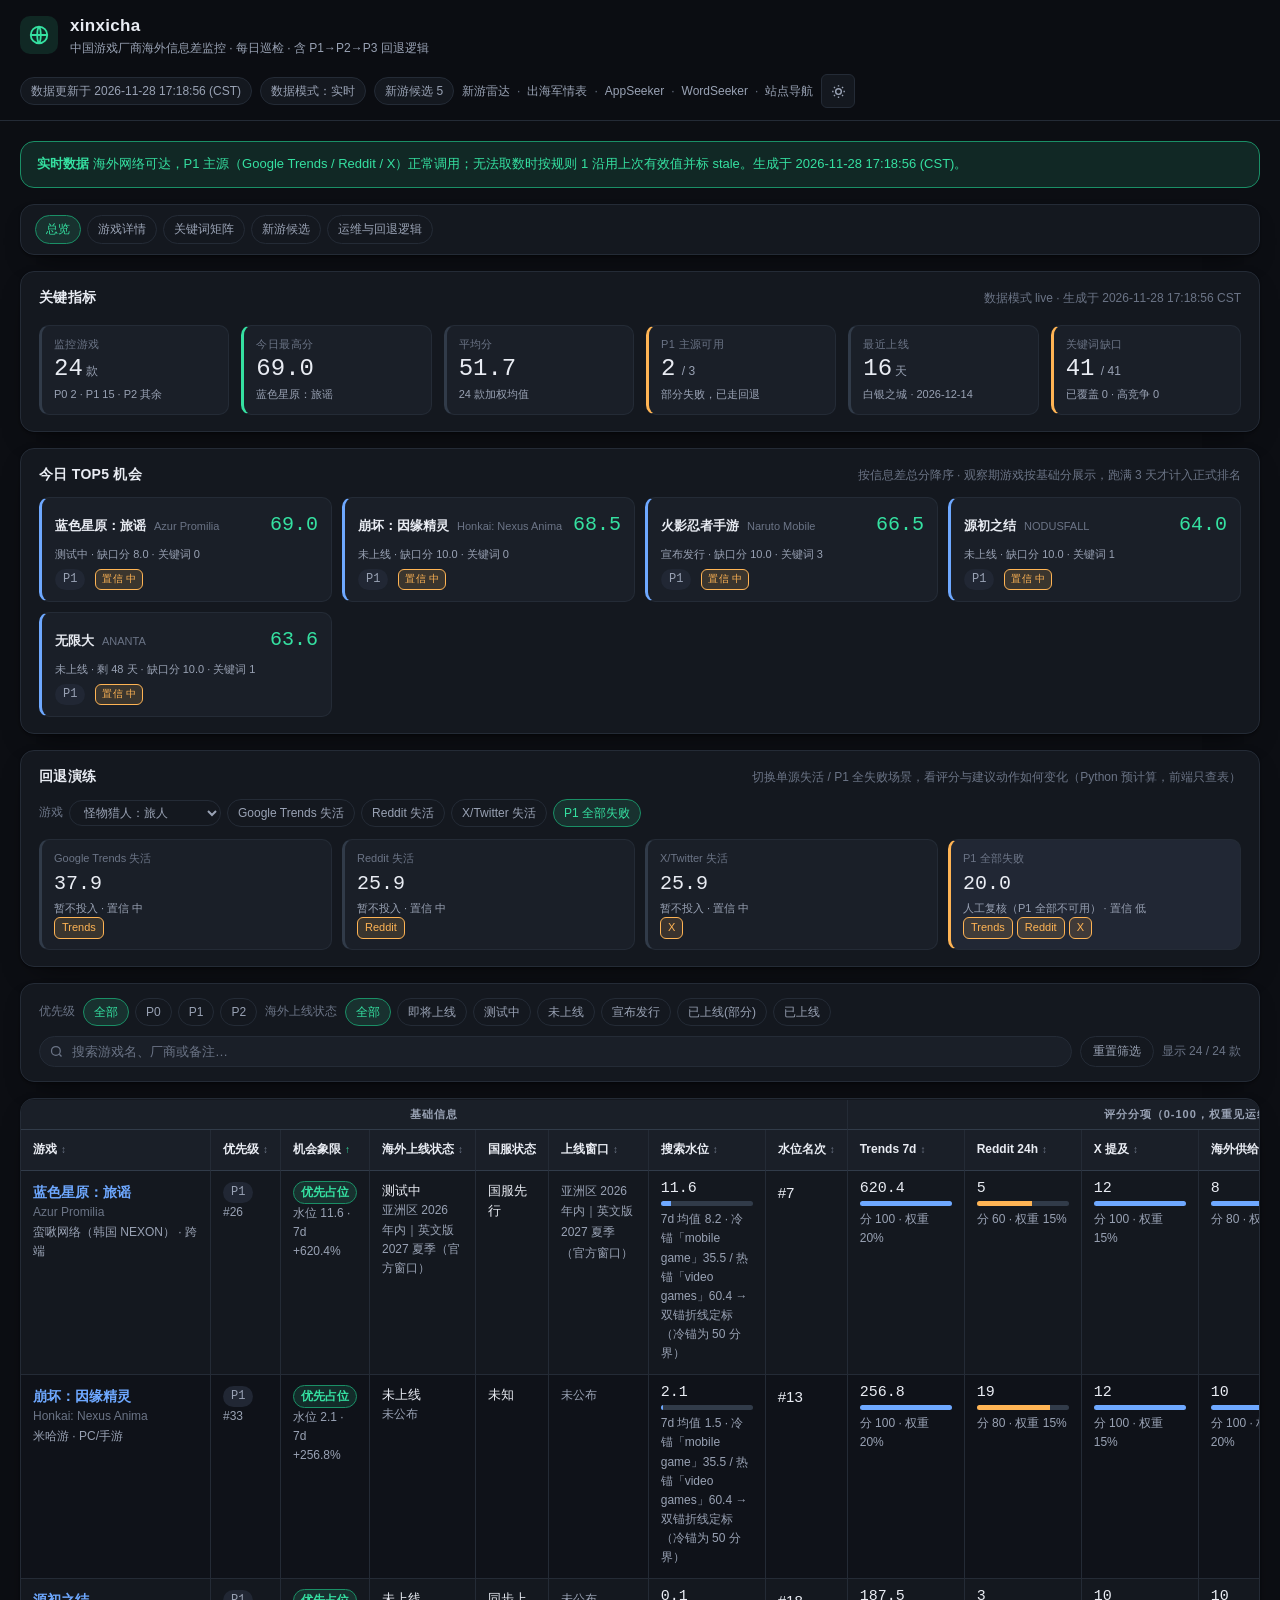
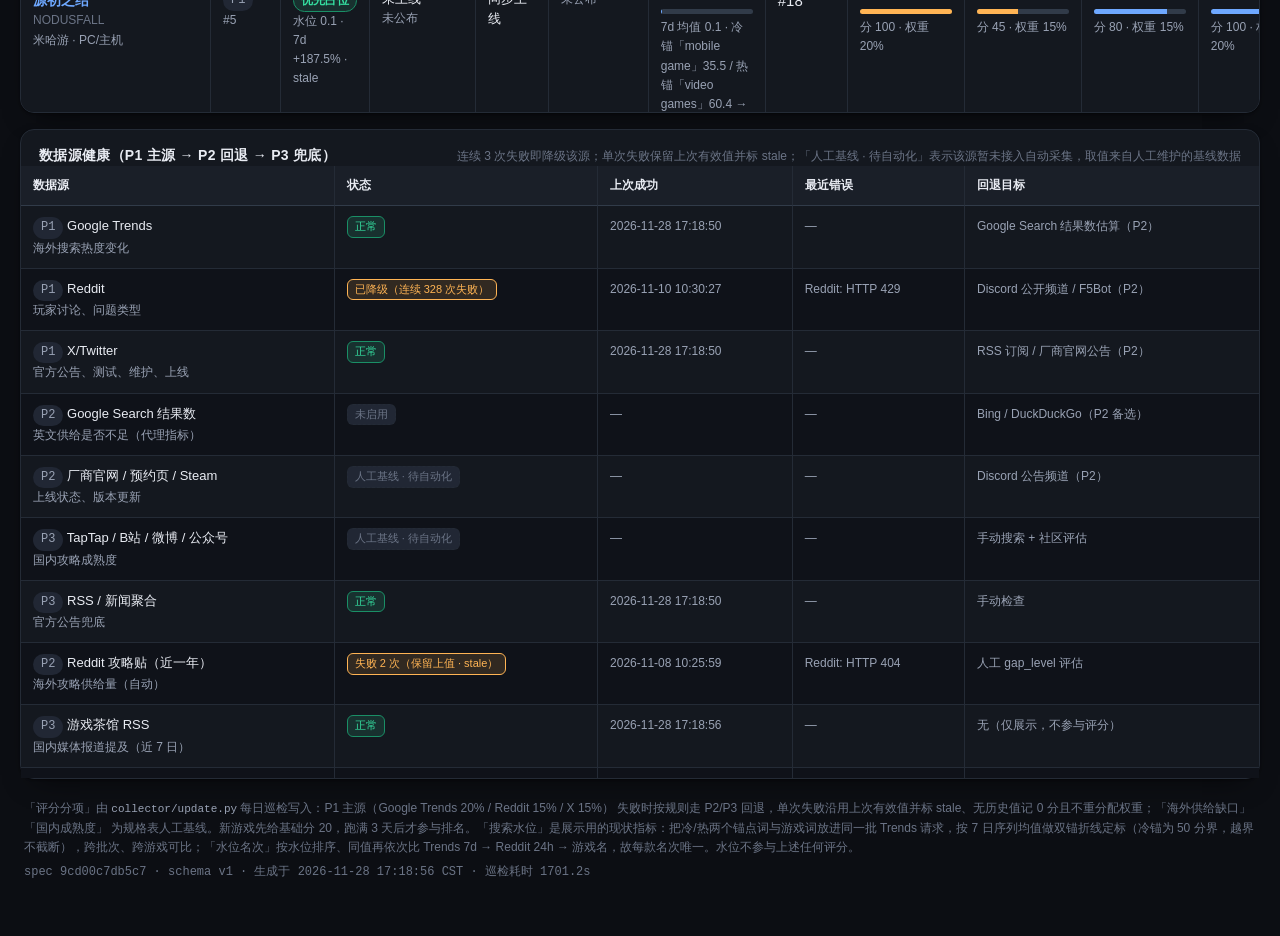
<file: web/index.html>
<!DOCTYPE html>
<html lang="zh-CN" data-theme="dark">
<head>
<meta charset="utf-8">
<meta name="viewport" content="width=device-width, initial-scale=1">
<title>xinxicha · 中国游戏厂商海外信息差监控</title>
<meta name="description" content="20 款国产游戏 × 50 个英文 SEO 关键词的海外信息差监控：Google Trends / Reddit / X 三项 P1 主源每日巡检，失败时按 P1→P2→P3 回退链降级，含回退演练与运行日志。">
<script>
(function () {
  try {
    var saved = localStorage.getItem('xinxicha:theme');
    document.documentElement.setAttribute('data-theme', saved === 'light' ? 'light' : 'dark');
  } catch (error) { /* 隐私模式下保持默认 */ }
})();
</script>
<link rel="stylesheet" href="styles.css?v=9">
</head>
<body>

<header class="topbar">
  <div class="topbar-inner">
    <div class="brand">
      <span class="brand-mark" aria-hidden="true">
        <svg viewBox="0 0 24 24" fill="none" stroke="currentColor" stroke-width="2">
          <circle cx="12" cy="12" r="9"></circle>
          <path d="M3 12h18M12 3c2.6 3 2.6 15 0 18M12 3c-2.6 3-2.6 15 0 18"></path>
        </svg>
      </span>
      <div class="brand-text">
        <h1>xinxicha</h1>
        <p>中国游戏厂商海外信息差监控 · 每日巡检 · 含 P1→P2→P3 回退逻辑</p>
      </div>
    </div>

    <div class="topbar-actions">
      <span class="chip chip-quiet" id="updated-at">正在载入数据…</span>
      <span class="chip chip-quiet" id="mode-chip" hidden></span>
      <span class="chip chip-alert" id="alert-chip" hidden></span>
      <a class="chip chip-quiet" id="cand-chip" href="discover.html" hidden></a>
      <nav class="site-nav" aria-label="同服务器的其他站点">
        <a href="http://101.132.195.92/gameseek/">新游雷达</a>
        <span class="sep">·</span>
        <a href="http://101.132.195.92/gameqker/">出海军情表</a>
        <span class="sep">·</span>
        <a href="http://101.132.195.92/appseeker/">AppSeeker</a>
        <span class="sep">·</span>
        <a href="http://101.132.195.92/wordseeker/">WordSeeker</a>
        <span class="sep">·</span>
        <a href="http://101.132.195.92/">站点导航</a>
      </nav>
      <button class="icon-btn" id="theme-toggle" type="button" aria-label="切换配色">
        <svg viewBox="0 0 24 24" fill="none" stroke="currentColor" stroke-width="2" aria-hidden="true">
          <path d="M12 3v2M12 19v2M3 12h2M19 12h2M5.6 5.6l1.4 1.4M17 17l1.4 1.4M18.4 5.6L17 7M7 17l-1.4 1.4"></path>
          <circle cx="12" cy="12" r="4"></circle>
        </svg>
      </button>
    </div>
  </div>
</header>

<main class="shell">

  <div class="mode-banner" id="mode-banner" hidden></div>

  <nav class="panel page-tabs" aria-label="站内页签">
    <a href="index.html" aria-current="page">总览</a>
    <a href="detail.html">游戏详情</a>
    <a href="keywords.html">关键词矩阵</a>
    <a href="discover.html">新游候选</a>
    <a href="ops.html">运维与回退逻辑</a>
  </nav>

  <section class="panel" aria-label="关键指标">
    <div class="panel-head">
      <h2 class="panel-title">关键指标</h2>
      <span class="panel-note" id="kpi-note"></span>
    </div>
    <div class="kpi-grid" id="kpi-grid"></div>
  </section>

  <section class="panel" aria-label="今日机会">
    <div class="panel-head">
      <h2 class="panel-title">今日 TOP5 机会</h2>
      <span class="panel-note" id="opp-note"></span>
    </div>
    <div class="opp-grid" id="opp-grid"></div>
  </section>

  <section class="panel" aria-label="回退演练">
    <div class="panel-head">
      <h2 class="panel-title">回退演练</h2>
      <span class="panel-note">切换单源失活 / P1 全失败场景，看评分与建议动作如何变化（Python 预计算，前端只查表）</span>
    </div>
    <div class="sim-bar" id="sim-bar"></div>
    <div class="sim-result" id="sim-result"></div>
  </section>

  <section class="panel filter-panel" aria-label="筛选">
    <div class="filter-row">
      <span class="filter-label">优先级</span>
      <div class="chips" id="filter-priority"></div>
      <span class="filter-label">海外上线状态</span>
      <div class="chips" id="filter-status"></div>
    </div>
    <div class="filter-row">
      <span class="search-wrap">
        <svg class="search-icon" viewBox="0 0 24 24" fill="none" stroke="currentColor" stroke-width="2" aria-hidden="true">
          <circle cx="11" cy="11" r="7"></circle>
          <path d="M20 20l-3.5-3.5"></path>
        </svg>
        <input type="search" id="search" placeholder="搜索游戏名、厂商或备注…" autocomplete="off">
      </span>
      <button class="text-btn" id="reset" type="button">重置筛选</button>
      <span class="result-count" id="result-count"></span>
    </div>
  </section>

  <section class="panel table-panel" aria-label="信息差评分表">
    <div class="table-scroll">
      <table class="cmp-table table-mid" id="game-table">
        <thead>
          <tr class="group-row">
            <th colspan="8">基础信息</th>
            <th colspan="6">评分分项（0-100，权重见运维页）</th>
            <th colspan="4">结论</th>
          </tr>
          <tr class="col-row">
            <th class="col-first"><button class="th-btn" data-sort-key="name_cn" type="button">游戏</button></th>
            <th><button class="th-btn" data-sort-key="priority" type="button">优先级</button></th>
            <th><button class="th-btn" data-sort-key="opportunity" type="button" title="机会象限（展示用、不参与评分）：搜索水位 = 现状需求规模，Trends 7d = 时机。低水位+上升＝优先占位；高水位+上升＝差异化切入；高水位+回落＝收割长尾；高水位+走平＝稳定长尾；低水位+走平＝只监控；低水位+回落＝不投入；缺水位或变化率＝未知。水位 ≥50 为高，≥100 标「头部」，变化率超过 ±5% 才算升/降">机会象限</button></th>
            <th><button class="th-btn" data-sort-key="status" type="button">海外上线状态</button></th>
            <th>国服状态</th>
            <th><button class="th-btn" data-sort-key="launch_days" type="button">上线窗口</button></th>
            <th><button class="th-btn" data-sort-key="trends_level" type="button" title="现状指标，展示用、不参与评分：冷/热锚点词与游戏词同一批请求，按 7 日序列均值做双锚折线定标（冷锚为 50 分界，越界不截断；跨批次、跨游戏可比）">搜索水位</button></th>
            <th><button class="th-btn" data-sort-key="trends_level_rank" type="button" title="搜索水位名次（1 = 水位最高）：水位同值时依次比 Trends 7d → Reddit 24h → 游戏名，保证每款名次唯一">水位名次</button></th>
            <th><button class="th-btn" data-sort-key="c_trends" type="button">Trends 7d</button></th>
            <th><button class="th-btn" data-sort-key="c_reddit" type="button">Reddit 24h</button></th>
            <th><button class="th-btn" data-sort-key="c_x" type="button">X 提及</button></th>
            <th><button class="th-btn" data-sort-key="c_gap" type="button">海外供给缺口</button></th>
            <th><button class="th-btn" data-sort-key="c_cn" type="button">国内成熟度</button></th>
            <th><button class="th-btn" data-sort-key="c_launch" type="button">上线窗口分</button></th>
            <th><button class="th-btn" data-sort-key="total" type="button">信息差总分</button></th>
            <th>建议动作</th>
            <th>置信度</th>
            <th>信号源</th>
          </tr>
        </thead>
        <tbody id="game-body"></tbody>
      </table>
    </div>
  </section>

  <section class="panel empty-state" id="empty-state" hidden></section>

  <section class="panel" aria-label="数据源健康">
    <div class="panel-head">
      <h2 class="panel-title">数据源健康（P1 主源 → P2 回退 → P3 兜底）</h2>
      <span class="panel-note">连续 3 次失败即降级该源；单次失败保留上次有效值并标 stale；「人工基线 · 待自动化」表示该源暂未接入自动采集，取值来自人工维护的基线数据</span>
    </div>
    <div class="table-scroll">
      <table class="cmp-table table-compact">
        <thead>
          <tr class="col-row">
            <th class="col-first">数据源</th>
            <th>状态</th>
            <th>上次成功</th>
            <th>最近错误</th>
            <th>回退目标</th>
          </tr>
        </thead>
        <tbody id="health-body"></tbody>
      </table>
    </div>
  </section>

  <footer class="site-footer">
    <p>
      「评分分项」由 <code>collector/update.py</code> 每日巡检写入：P1 主源（Google Trends 20% / Reddit 15% / X 15%）
      失败时按规则走 P2/P3 回退，单次失败沿用上次有效值并标 stale、无历史值记 0 分且不重分配权重；「海外供给缺口」「国内成熟度」
      为规格表人工基线。新游戏先给基础分 20，跑满 3 天后才参与排名。「搜索水位」是展示用的现状指标：把冷/热两个锚点词与游戏词放进同一批
      Trends 请求，按 7 日序列均值做双锚折线定标（冷锚为 50 分界，越界不截断），跨批次、跨游戏可比；「水位名次」按水位排序、同值再依次比 Trends 7d →
      Reddit 24h → 游戏名，故每款名次唯一。水位不参与上述任何评分。
    </p>
    <p class="footer-meta" id="footer-meta"></p>
  </footer>

</main>

<script src="data/games.js"></script>
<script src="data/keywords.js"></script>
<script src="data/ops.js"></script>
<script src="data/discover.js"></script>
<script src="core.js?v=3"></script>
<script src="app.js?v=4"></script>
</body>
</html>
</file>
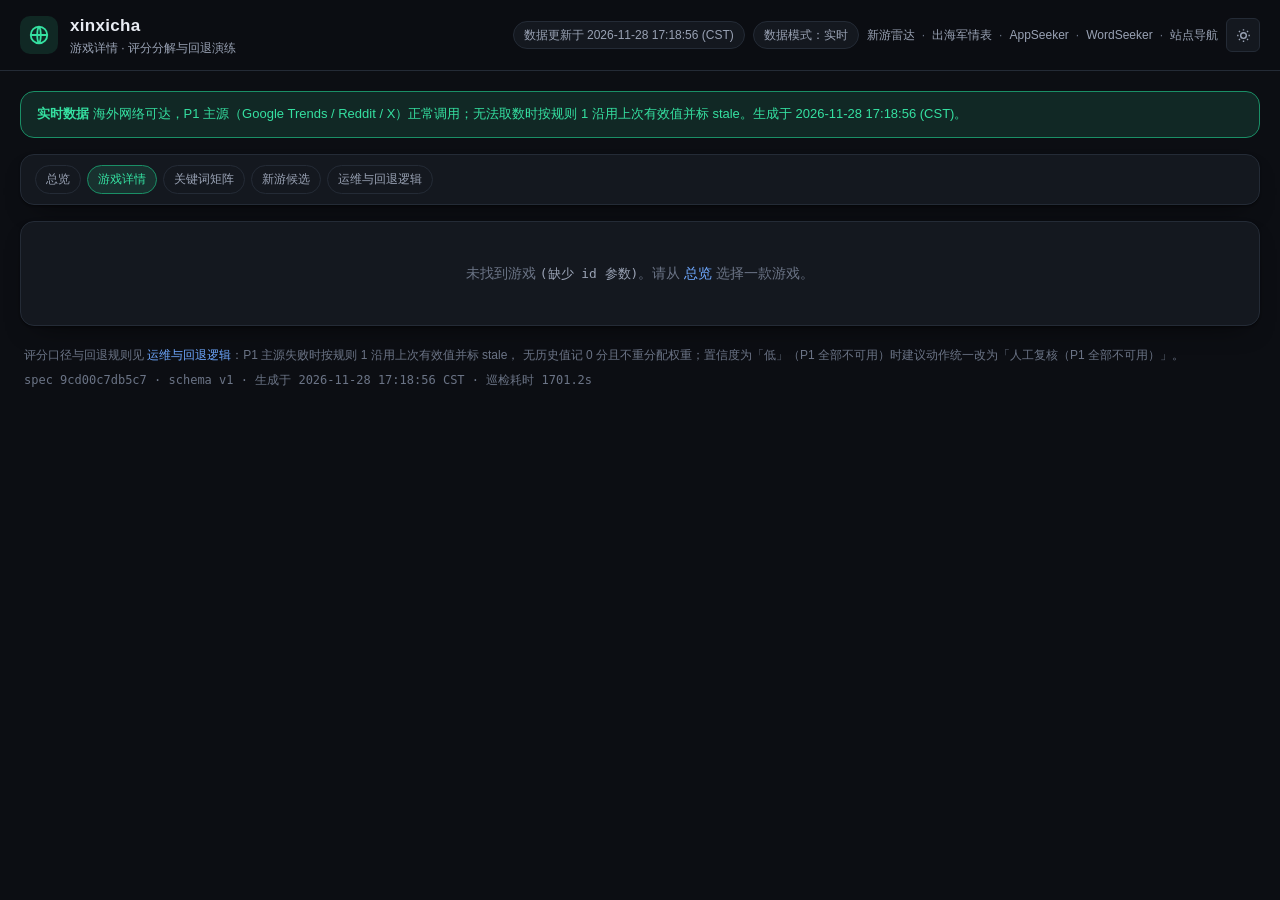
<file: web/detail.html>
<!DOCTYPE html>
<html lang="zh-CN" data-theme="dark">
<head>
<meta charset="utf-8">
<meta name="viewport" content="width=device-width, initial-scale=1">
<title>游戏详情 · xinxicha</title>
<meta name="description" content="单款游戏的海外信息差详情：6 分项评分分解、P1 三项信号明细、回退演练（单源失活 / P1 全失败）以及关联的英文 SEO 关键词。">
<script>
(function () {
  try {
    var saved = localStorage.getItem('xinxicha:theme');
    document.documentElement.setAttribute('data-theme', saved === 'light' ? 'light' : 'dark');
  } catch (error) { /* 隐私模式下保持默认 */ }
})();
</script>
<link rel="stylesheet" href="styles.css?v=9">
</head>
<body>

<header class="topbar">
  <div class="topbar-inner">
    <div class="brand">
      <span class="brand-mark" aria-hidden="true">
        <svg viewBox="0 0 24 24" fill="none" stroke="currentColor" stroke-width="2">
          <circle cx="12" cy="12" r="9"></circle>
          <path d="M3 12h18M12 3c2.6 3 2.6 15 0 18M12 3c-2.6 3-2.6 15 0 18"></path>
        </svg>
      </span>
      <div class="brand-text">
        <h1>xinxicha</h1>
        <p id="detail-head">游戏详情 · 评分分解与回退演练</p>
      </div>
    </div>

    <div class="topbar-actions">
      <span class="chip chip-quiet" id="updated-at">正在载入数据…</span>
      <span class="chip chip-quiet" id="mode-chip" hidden></span>
      <nav class="site-nav" aria-label="同服务器的其他站点">
        <a href="http://101.132.195.92/gameseek/">新游雷达</a>
        <span class="sep">·</span>
        <a href="http://101.132.195.92/gameqker/">出海军情表</a>
        <span class="sep">·</span>
        <a href="http://101.132.195.92/appseeker/">AppSeeker</a>
        <span class="sep">·</span>
        <a href="http://101.132.195.92/wordseeker/">WordSeeker</a>
        <span class="sep">·</span>
        <a href="http://101.132.195.92/">站点导航</a>
      </nav>
      <button class="icon-btn" id="theme-toggle" type="button" aria-label="切换配色">
        <svg viewBox="0 0 24 24" fill="none" stroke="currentColor" stroke-width="2" aria-hidden="true">
          <path d="M12 3v2M12 19v2M3 12h2M19 12h2M5.6 5.6l1.4 1.4M17 17l1.4 1.4M18.4 5.6L17 7M7 17l-1.4 1.4"></path>
          <circle cx="12" cy="12" r="4"></circle>
        </svg>
      </button>
    </div>
  </div>
</header>

<main class="shell">

  <div class="mode-banner" id="mode-banner" hidden></div>

  <nav class="panel page-tabs" aria-label="站内页签">
    <a href="index.html">总览</a>
    <a href="detail.html" aria-current="page">游戏详情</a>
    <a href="keywords.html">关键词矩阵</a>
    <a href="discover.html">新游候选</a>
    <a href="ops.html">运维与回退逻辑</a>
  </nav>

  <section class="panel empty-state" id="empty-state" hidden></section>

  <div id="detail-root" hidden>

    <section class="panel" aria-label="游戏概况">
      <div class="panel-head">
        <h2 class="panel-title" id="game-name"></h2>
        <span class="panel-note" id="game-nav"></span>
      </div>
      <div class="kpi-grid" id="game-kpi"></div>
    </section>

    <section class="panel" aria-label="评分分解">
      <div class="panel-head">
        <h2 class="panel-title">评分分解（6 分项加权）</h2>
        <span class="panel-note" id="score-note"></span>
      </div>
      <div class="panel-body">
        <ul class="comp-list" id="comp-list"></ul>
      </div>
    </section>

    <section class="panel" aria-label="回退演练">
      <div class="panel-head">
        <h2 class="panel-title">回退演练</h2>
        <span class="panel-note">同一款游戏在单源失活 / P1 全失败下的总分与建议动作</span>
      </div>
      <div class="sim-bar" id="sim-bar"></div>
      <div class="sim-result" id="sim-result"></div>
    </section>

    <section class="panel" aria-label="信号明细">
      <div class="panel-head">
        <h2 class="panel-title">P1 信号明细</h2>
        <span class="panel-note" id="signal-note"></span>
      </div>
      <div class="table-scroll">
        <table class="cmp-table table-compact">
          <thead>
            <tr class="col-row">
              <th class="col-first">信号源</th>
              <th>取值</th>
              <th>来源 / 回退</th>
              <th>状态</th>
              <th>说明</th>
            </tr>
          </thead>
          <tbody id="signal-body"></tbody>
        </table>
      </div>
    </section>

    <section class="panel" aria-label="基础信息">
      <div class="panel-head">
        <h2 class="panel-title">基础信息与人工字段</h2>
        <span class="panel-note">来自规格表种子基线，采集器不改写</span>
      </div>
      <div class="panel-body">
        <ul class="kv" id="base-body"></ul>
      </div>
    </section>

    <section class="panel" aria-label="国内媒体提及">
      <div class="panel-head">
        <h2 class="panel-title">国内媒体提及（仅展示，不参与评分）</h2>
        <span class="panel-note" id="cnmedia-note"></span>
      </div>
      <div class="panel-body">
        <ul class="kv" id="cnmedia-body"></ul>
      </div>
    </section>

    <section class="panel" aria-label="关联关键词">
      <div class="panel-head">
        <h2 class="panel-title">关联英文 SEO 关键词</h2>
        <span class="panel-note" id="kw-note"></span>
      </div>
      <div class="table-scroll">
        <table class="cmp-table table-mid">
          <thead>
            <tr class="col-row">
              <th class="col-first">关键词</th>
              <th>搜索意图</th>
              <th>竞争度</th>
              <th>7 日趋势</th>
              <th>已覆盖</th>
              <th>页面计划</th>
              <th>备注</th>
            </tr>
          </thead>
          <tbody id="kw-body"></tbody>
        </table>
      </div>
    </section>

  </div>

  <footer class="site-footer">
    <p>
      评分口径与回退规则见 <a href="ops.html">运维与回退逻辑</a>：P1 主源失败时按规则 1 沿用上次有效值并标 stale，
      无历史值记 0 分且不重分配权重；置信度为「低」（P1 全部不可用）时建议动作统一改为「人工复核（P1 全部不可用）」。
    </p>
    <p class="footer-meta" id="footer-meta"></p>
  </footer>

</main>

<script src="data/games.js"></script>
<script src="data/keywords.js"></script>
<script src="core.js?v=3"></script>
<script src="detail.js?v=5"></script>
</body>
</html>
</file>
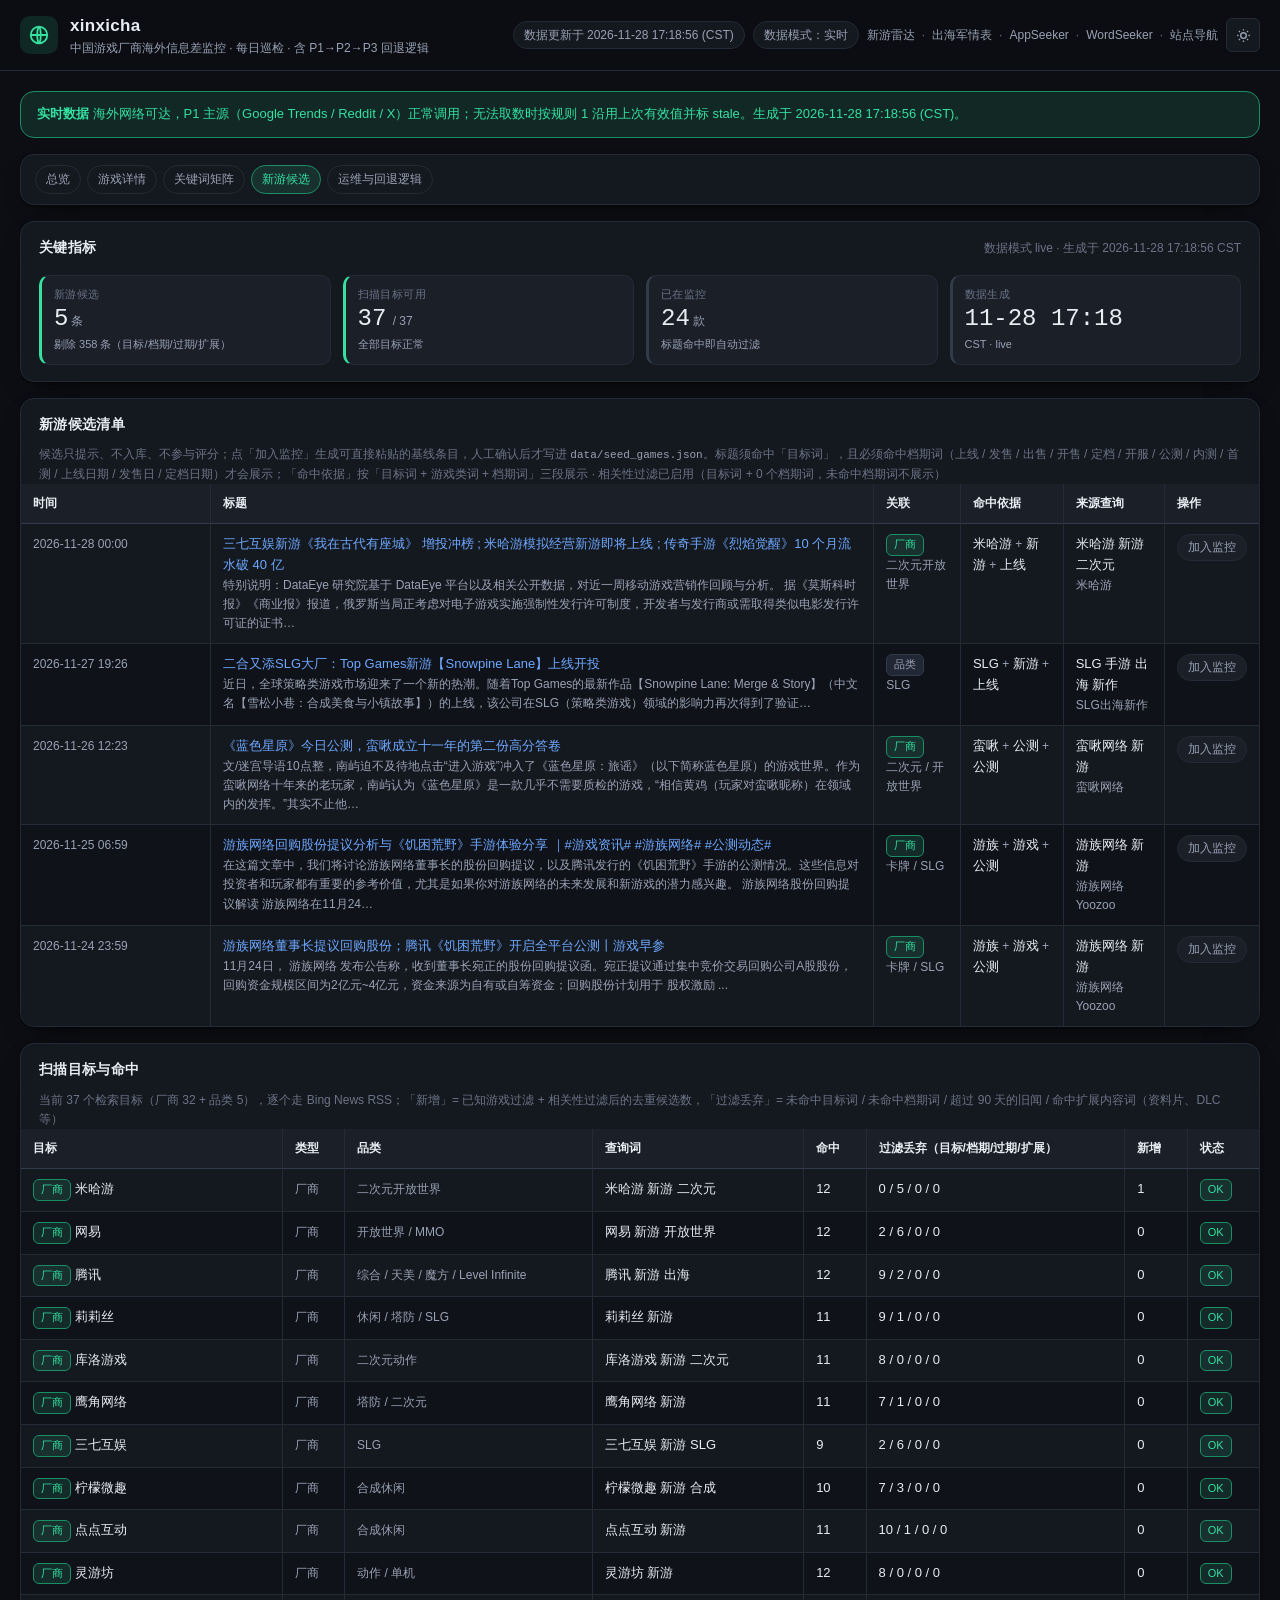
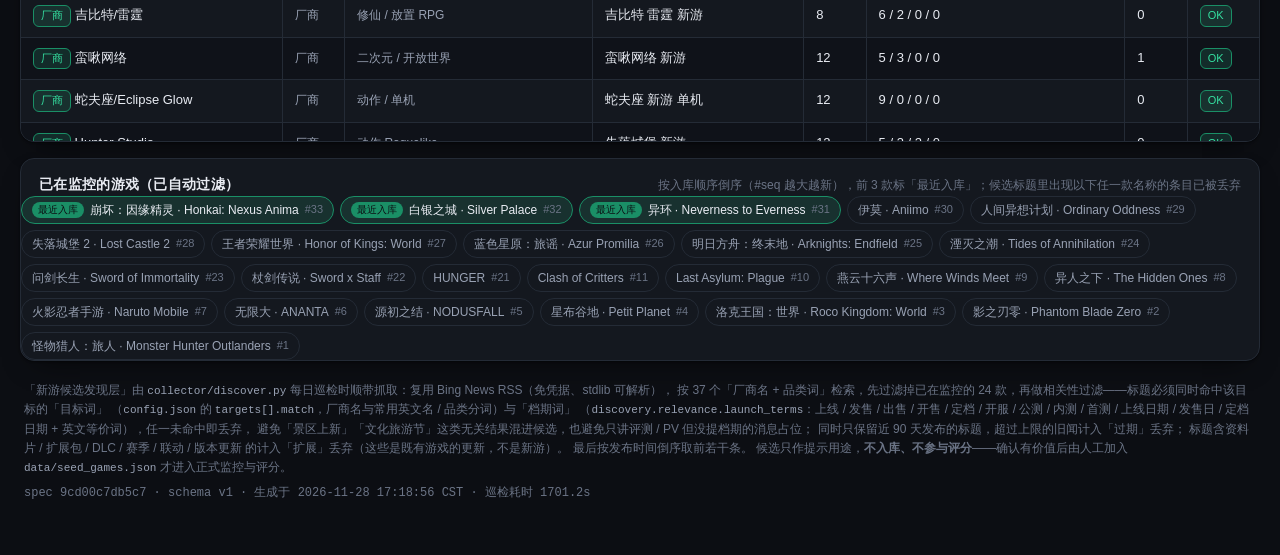
<file: web/discover.html>
<!DOCTYPE html>
<html lang="zh-CN" data-theme="dark">
<head>
<meta charset="utf-8">
<meta name="viewport" content="width=device-width, initial-scale=1">
<title>xinxicha · 新游候选发现层</title>
<meta name="description" content="新游候选发现层：复用 Bing News RSS，按已知厂商名与品类词检索，候选只提示、不入库、不参与评分，人工确认后才加入监控清单。">
<script>
(function () {
  try {
    var saved = localStorage.getItem('xinxicha:theme');
    document.documentElement.setAttribute('data-theme', saved === 'light' ? 'light' : 'dark');
  } catch (error) { /* 隐私模式下保持默认 */ }
})();
</script>
<link rel="stylesheet" href="styles.css?v=10">
</head>
<body>

<header class="topbar">
  <div class="topbar-inner">
    <div class="brand">
      <span class="brand-mark" aria-hidden="true">
        <svg viewBox="0 0 24 24" fill="none" stroke="currentColor" stroke-width="2">
          <circle cx="12" cy="12" r="9"></circle>
          <path d="M3 12h18M12 3c2.6 3 2.6 15 0 18M12 3c-2.6 3-2.6 15 0 18"></path>
        </svg>
      </span>
      <div class="brand-text">
        <h1>xinxicha</h1>
        <p>中国游戏厂商海外信息差监控 · 每日巡检 · 含 P1→P2→P3 回退逻辑</p>
      </div>
    </div>

    <div class="topbar-actions">
      <span class="chip chip-quiet" id="updated-at">正在载入数据…</span>
      <span class="chip chip-quiet" id="mode-chip" hidden></span>
      <span class="chip chip-alert" id="alert-chip" hidden></span>
      <nav class="site-nav" aria-label="同服务器的其他站点">
        <a href="http://101.132.195.92/gameseek/">新游雷达</a>
        <span class="sep">·</span>
        <a href="http://101.132.195.92/gameqker/">出海军情表</a>
        <span class="sep">·</span>
        <a href="http://101.132.195.92/appseeker/">AppSeeker</a>
        <span class="sep">·</span>
        <a href="http://101.132.195.92/wordseeker/">WordSeeker</a>
        <span class="sep">·</span>
        <a href="http://101.132.195.92/">站点导航</a>
      </nav>
      <button class="icon-btn" id="theme-toggle" type="button" aria-label="切换配色">
        <svg viewBox="0 0 24 24" fill="none" stroke="currentColor" stroke-width="2" aria-hidden="true">
          <path d="M12 3v2M12 19v2M3 12h2M19 12h2M5.6 5.6l1.4 1.4M17 17l1.4 1.4M18.4 5.6L17 7M7 17l-1.4 1.4"></path>
          <circle cx="12" cy="12" r="4"></circle>
        </svg>
      </button>
    </div>
  </div>
</header>

<main class="shell">

  <div class="mode-banner" id="mode-banner" hidden></div>

  <nav class="panel page-tabs" aria-label="站内页签">
    <a href="index.html">总览</a>
    <a href="detail.html">游戏详情</a>
    <a href="keywords.html">关键词矩阵</a>
    <a href="discover.html" aria-current="page">新游候选</a>
    <a href="ops.html">运维与回退逻辑</a>
  </nav>

  <section class="panel" aria-label="关键指标">
    <div class="panel-head">
      <h2 class="panel-title">关键指标</h2>
      <span class="panel-note" id="kpi-note"></span>
    </div>
    <div class="kpi-grid" id="kpi-grid"></div>
  </section>

  <section class="panel table-panel" aria-label="候选清单">
    <div class="panel-head">
      <h2 class="panel-title">新游候选清单</h2>
      <span class="panel-note" id="cand-note">候选只提示、不入库、不参与评分；点「加入监控」生成可直接粘贴的基线条目，人工确认后才写进 <code>data/seed_games.json</code>。标题须命中「目标词」，且必须命中档期词（上线 / 发售 / 出售 / 开售 / 定档 / 开服 / 公测 / 内测 / 首测 / 上线日期 / 发售日 / 定档日期）才会展示；「命中依据」按「目标词 + 游戏类词 + 档期词」三段展示</span>
    </div>
    <div class="table-scroll">
      <table class="cmp-table table-compact">
        <thead>
          <tr class="col-row">
            <th class="col-first">时间</th>
            <th>标题</th>
            <th>关联</th>
            <th>命中依据</th>
            <th>来源查询</th>
            <th>操作</th>
          </tr>
        </thead>
        <tbody id="cand-body"></tbody>
      </table>
    </div>
    <div class="empty-state" id="cand-empty" hidden>本次巡检没有发现新候选（已知的 20 款与相关性过滤均已生效）</div>
  </section>

  <section class="panel table-panel" aria-label="扫描目标与命中">
    <div class="panel-head">
      <h2 class="panel-title">扫描目标与命中</h2>
      <span class="panel-note" id="target-note">厂商名 + 品类词逐个走 Bing News RSS；「新增」= 已知游戏过滤 + 相关性过滤后的去重候选数，「过滤丢弃」= 未命中目标词 / 未命中档期词</span>
    </div>
    <div class="table-scroll">
      <table class="cmp-table table-compact">
        <thead>
          <tr class="col-row">
            <th class="col-first">目标</th>
            <th>类型</th>
            <th>品类</th>
            <th>查询词</th>
            <th>命中</th>
            <th>过滤丢弃（目标/档期/过期/扩展）</th>
            <th>新增</th>
            <th>状态</th>
          </tr>
        </thead>
        <tbody id="target-body"></tbody>
      </table>
    </div>
  </section>

  <section class="panel" aria-label="已在监控">
    <div class="panel-head">
      <h2 class="panel-title">已在监控的游戏（已自动过滤）</h2>
      <span class="panel-note">按入库顺序倒序（#seq 越大越新），前 3 款标「最近入库」；候选标题里出现以下任一款名称的条目已被丢弃</span>
    </div>
    <div class="chips" id="known-chips"></div>
  </section>

  <footer class="site-footer">
    <p>
      「新游候选发现层」由 <code>collector/discover.py</code> 每日巡检时顺带抓取：复用 Bing News RSS（免凭据、stdlib 可解析），
      按 <span id="footer-target-count">若干</span> 个「厂商名 + 品类词」检索，先过滤掉已在监控的 <span id="footer-known-count">若干</span> 款，再做相关性过滤——标题必须同时命中该目标的「目标词」
      （<code>config.json</code> 的 <code>targets[].match</code>，厂商名与常用英文名 / 品类分词）与「档期词」
      （<code>discovery.relevance.launch_terms</code>：上线 / 发售 / 出售 / 开售 / 定档 / 开服 / 公测 / 内测 / 首测 /
      上线日期 / 发售日 / 定档日期 + 英文等价词），任一未命中即丢弃，
      避免「景区上新」「文化旅游节」这类无关结果混进候选，也避免只讲评测 / PV 但没提档期的消息占位；
      同时只保留近 <span id="footer-age-days">90</span> 天发布的标题，超过上限的旧闻计入「过期」丢弃；
      标题含资料片 / 扩展包 / DLC / 赛季 / 联动 / 版本更新 的计入「扩展」丢弃（这些是既有游戏的更新，不是新游）。
      最后按发布时间倒序取前若干条。
      候选只作提示用途，<strong>不入库、不参与评分</strong>——确认有价值后由人工加入 <code>data/seed_games.json</code> 才进入正式监控与评分。
    </p>
    <p class="footer-meta" id="footer-meta"></p>
  </footer>

</main>

<dialog class="seed-dialog" id="seed-dialog" aria-labelledby="seed-title">
  <form method="dialog" class="seed-form">
    <div class="seed-head">
      <h2 id="seed-title">加入监控 · 生成基线条目</h2>
      <button class="icon-btn" value="cancel" formnovalidate aria-label="关闭">
        <svg viewBox="0 0 24 24" fill="none" stroke="currentColor" stroke-width="2" aria-hidden="true">
          <path d="M6 6l12 12M18 6L6 18"></path>
        </svg>
      </button>
    </div>
    <p class="seed-hint">补全中英名并确认后，可「直接入库」写入 <code>data/seed_games.json</code>，提交会触发 CI 重新采集并重建看板；未配置入库接口时，也能复制条目手动粘贴。新游戏前 3 天按基础分计、不参与排名。</p>
    <p class="seed-source" id="seed-source"></p>
    <div class="seed-fields">
      <label>中文名<input id="seed-name-cn" placeholder="游戏中文名"></label>
      <label>英文名<input id="seed-name-en" placeholder="含空格可，如 Sword x Staff"></label>
      <label>厂商<input id="seed-publisher"></label>
      <label>类型
        <select id="seed-type">
          <option>手游</option>
          <option>PC/主机</option>
          <option>跨端</option>
          <option>PC/手游</option>
        </select>
      </label>
      <label>优先级
        <select id="seed-priority">
          <option>P1</option>
          <option>P0</option>
          <option>P2</option>
        </select>
      </label>
    </div>
    <pre class="seed-json" id="seed-json"></pre>
    <div class="seed-push" id="seed-push-wrap" hidden>
      <input type="password" id="seed-token" autocomplete="off" placeholder="入库口令（首次填写，存在本机）">
      <button type="button" class="text-btn primary" id="seed-push">直接入库</button>
      <span class="cell-sub" id="seed-push-status"></span>
    </div>
    <div class="seed-actions">
      <span class="cell-sub" id="seed-status"></span>
      <a class="text-btn" id="seed-github" target="_blank" rel="noopener"
         href="https://github.com/ashjie666/xinxicha/edit/main/data/seed_games.json">打开 seed_games.json</a>
      <button type="button" class="text-btn" id="seed-download">下载片段</button>
      <button type="button" class="text-btn" id="seed-copy">复制 JSON</button>
      <button class="text-btn" value="cancel" formnovalidate>关闭</button>
    </div>
  </form>
</dialog>

<script src="data/discover.js"></script>
<script src="core.js?v=3"></script>
<script src="discover.js?v=15"></script>
</body>
</html>
</file>
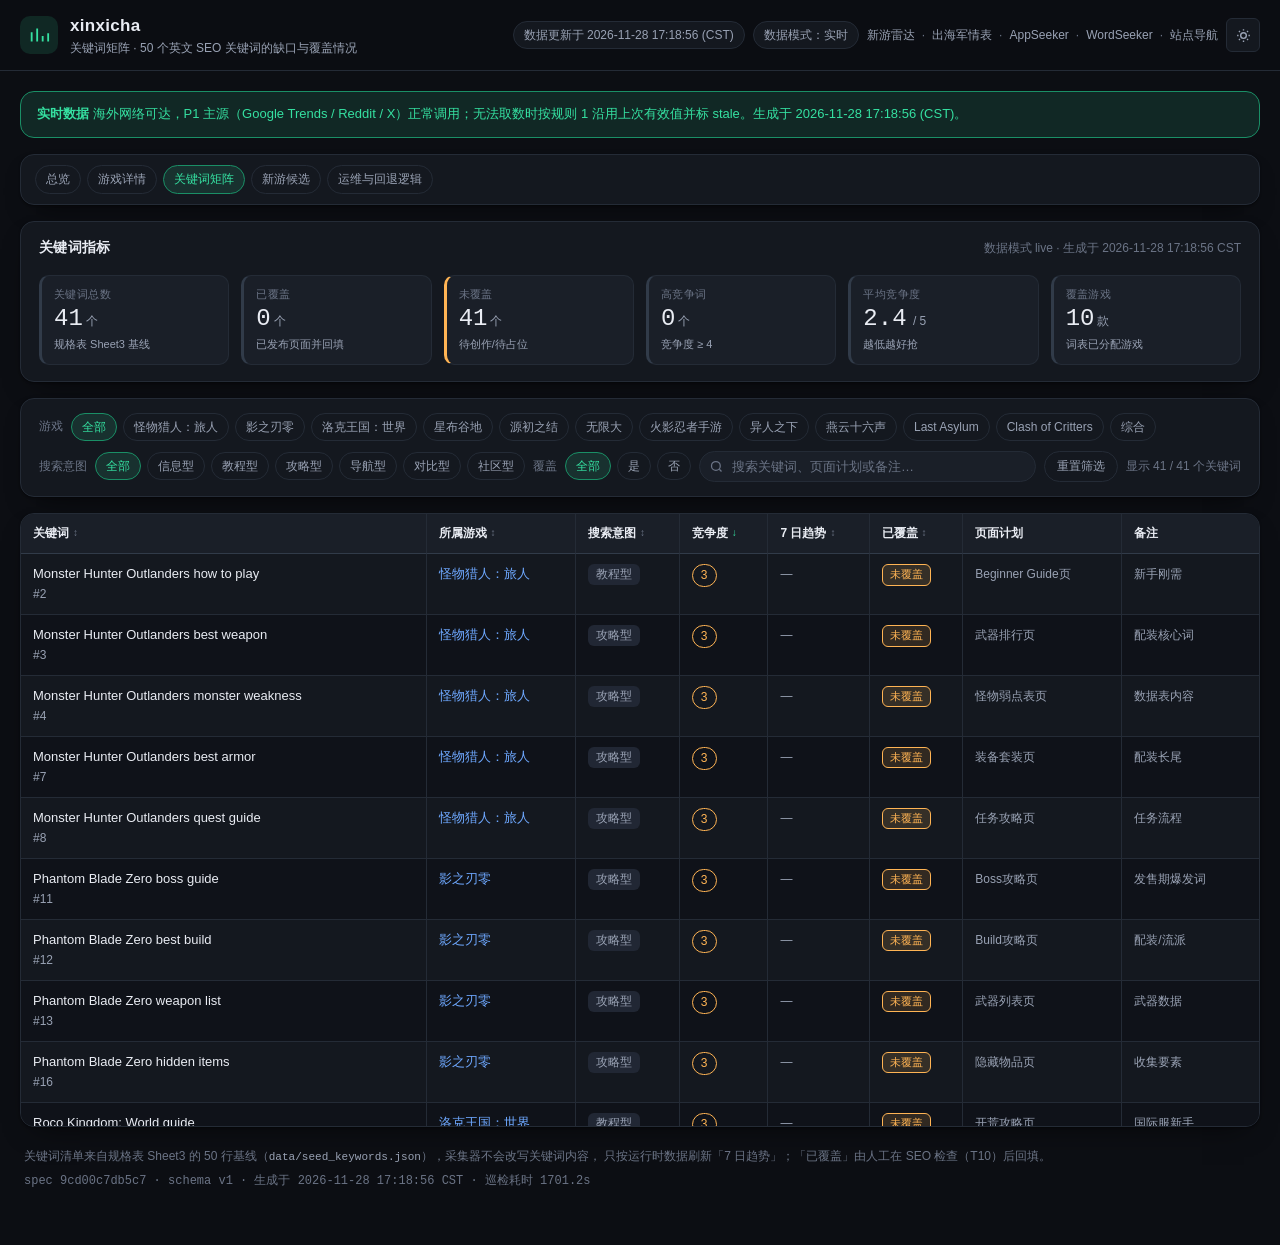
<file: web/keywords.html>
<!DOCTYPE html>
<html lang="zh-CN" data-theme="dark">
<head>
<meta charset="utf-8">
<meta name="viewport" content="width=device-width, initial-scale=1">
<title>关键词矩阵 · xinxicha</title>
<meta name="description" content="50 个英文 SEO 关键词矩阵：按游戏、搜索意图、竞争度筛选，标注 7 日趋势、是否已覆盖与页面计划。">
<script>
(function () {
  try {
    var saved = localStorage.getItem('xinxicha:theme');
    document.documentElement.setAttribute('data-theme', saved === 'light' ? 'light' : 'dark');
  } catch (error) { /* 隐私模式下保持默认 */ }
})();
</script>
<link rel="stylesheet" href="styles.css?v=9">
</head>
<body>

<header class="topbar">
  <div class="topbar-inner">
    <div class="brand">
      <span class="brand-mark" aria-hidden="true">
        <svg viewBox="0 0 24 24" fill="none" stroke="currentColor" stroke-width="2">
          <path d="M4 19V9M10 19V5M16 19v-6M22 19v-9"></path>
        </svg>
      </span>
      <div class="brand-text">
        <h1>xinxicha</h1>
        <p>关键词矩阵 · 50 个英文 SEO 关键词的缺口与覆盖情况</p>
      </div>
    </div>

    <div class="topbar-actions">
      <span class="chip chip-quiet" id="updated-at">正在载入数据…</span>
      <span class="chip chip-quiet" id="mode-chip" hidden></span>
      <nav class="site-nav" aria-label="同服务器的其他站点">
        <a href="http://101.132.195.92/gameseek/">新游雷达</a>
        <span class="sep">·</span>
        <a href="http://101.132.195.92/gameqker/">出海军情表</a>
        <span class="sep">·</span>
        <a href="http://101.132.195.92/appseeker/">AppSeeker</a>
        <span class="sep">·</span>
        <a href="http://101.132.195.92/wordseeker/">WordSeeker</a>
        <span class="sep">·</span>
        <a href="http://101.132.195.92/">站点导航</a>
      </nav>
      <button class="icon-btn" id="theme-toggle" type="button" aria-label="切换配色">
        <svg viewBox="0 0 24 24" fill="none" stroke="currentColor" stroke-width="2" aria-hidden="true">
          <path d="M12 3v2M12 19v2M3 12h2M19 12h2M5.6 5.6l1.4 1.4M17 17l1.4 1.4M18.4 5.6L17 7M7 17l-1.4 1.4"></path>
          <circle cx="12" cy="12" r="4"></circle>
        </svg>
      </button>
    </div>
  </div>
</header>

<main class="shell">

  <div class="mode-banner" id="mode-banner" hidden></div>

  <nav class="panel page-tabs" aria-label="站内页签">
    <a href="index.html">总览</a>
    <a href="detail.html">游戏详情</a>
    <a href="keywords.html" aria-current="page">关键词矩阵</a>
    <a href="discover.html">新游候选</a>
    <a href="ops.html">运维与回退逻辑</a>
  </nav>

  <section class="panel" aria-label="关键词指标">
    <div class="panel-head">
      <h2 class="panel-title">关键词指标</h2>
      <span class="panel-note" id="kw-note"></span>
    </div>
    <div class="kpi-grid" id="kw-kpi"></div>
  </section>

  <section class="panel filter-panel" aria-label="筛选">
    <div class="filter-row">
      <span class="filter-label">游戏</span>
      <div class="chips" id="filter-game"></div>
    </div>
    <div class="filter-row">
      <span class="filter-label">搜索意图</span>
      <div class="chips" id="filter-intent"></div>
      <span class="filter-label">覆盖</span>
      <div class="chips" id="filter-covered"></div>
      <span class="search-wrap">
        <svg class="search-icon" viewBox="0 0 24 24" fill="none" stroke="currentColor" stroke-width="2" aria-hidden="true">
          <circle cx="11" cy="11" r="7"></circle>
          <path d="M20 20l-3.5-3.5"></path>
        </svg>
        <input type="search" id="search" placeholder="搜索关键词、页面计划或备注…" autocomplete="off">
      </span>
      <button class="text-btn" id="reset" type="button">重置筛选</button>
      <span class="result-count" id="result-count"></span>
    </div>
  </section>

  <section class="panel table-panel" aria-label="关键词矩阵">
    <div class="table-scroll">
      <table class="cmp-table table-mid" id="kw-table">
        <thead>
          <tr class="col-row">
            <th class="col-first"><button class="th-btn" data-sort-key="keyword" type="button">关键词</button></th>
            <th><button class="th-btn" data-sort-key="game_cn" type="button">所属游戏</button></th>
            <th><button class="th-btn" data-sort-key="intent" type="button">搜索意图</button></th>
            <th><button class="th-btn" data-sort-key="competition" type="button">竞争度</button></th>
            <th><button class="th-btn" data-sort-key="trends_7d" type="button">7 日趋势</button></th>
            <th><button class="th-btn" data-sort-key="covered" type="button">已覆盖</button></th>
            <th>页面计划</th>
            <th>备注</th>
          </tr>
        </thead>
        <tbody id="kw-body"></tbody>
      </table>
    </div>
  </section>

  <section class="panel empty-state" id="empty-state" hidden></section>

  <footer class="site-footer">
    <p>
      关键词清单来自规格表 Sheet3 的 50 行基线（<code>data/seed_keywords.json</code>），采集器不会改写关键词内容，
      只按运行时数据刷新「7 日趋势」；「已覆盖」由人工在 SEO 检查（T10）后回填。
    </p>
    <p class="footer-meta" id="footer-meta"></p>
  </footer>

</main>

<script src="data/keywords.js"></script>
<script src="data/games.js"></script>
<script src="core.js?v=3"></script>
<script src="keywords.js?v=1"></script>
</body>
</html>
</file>
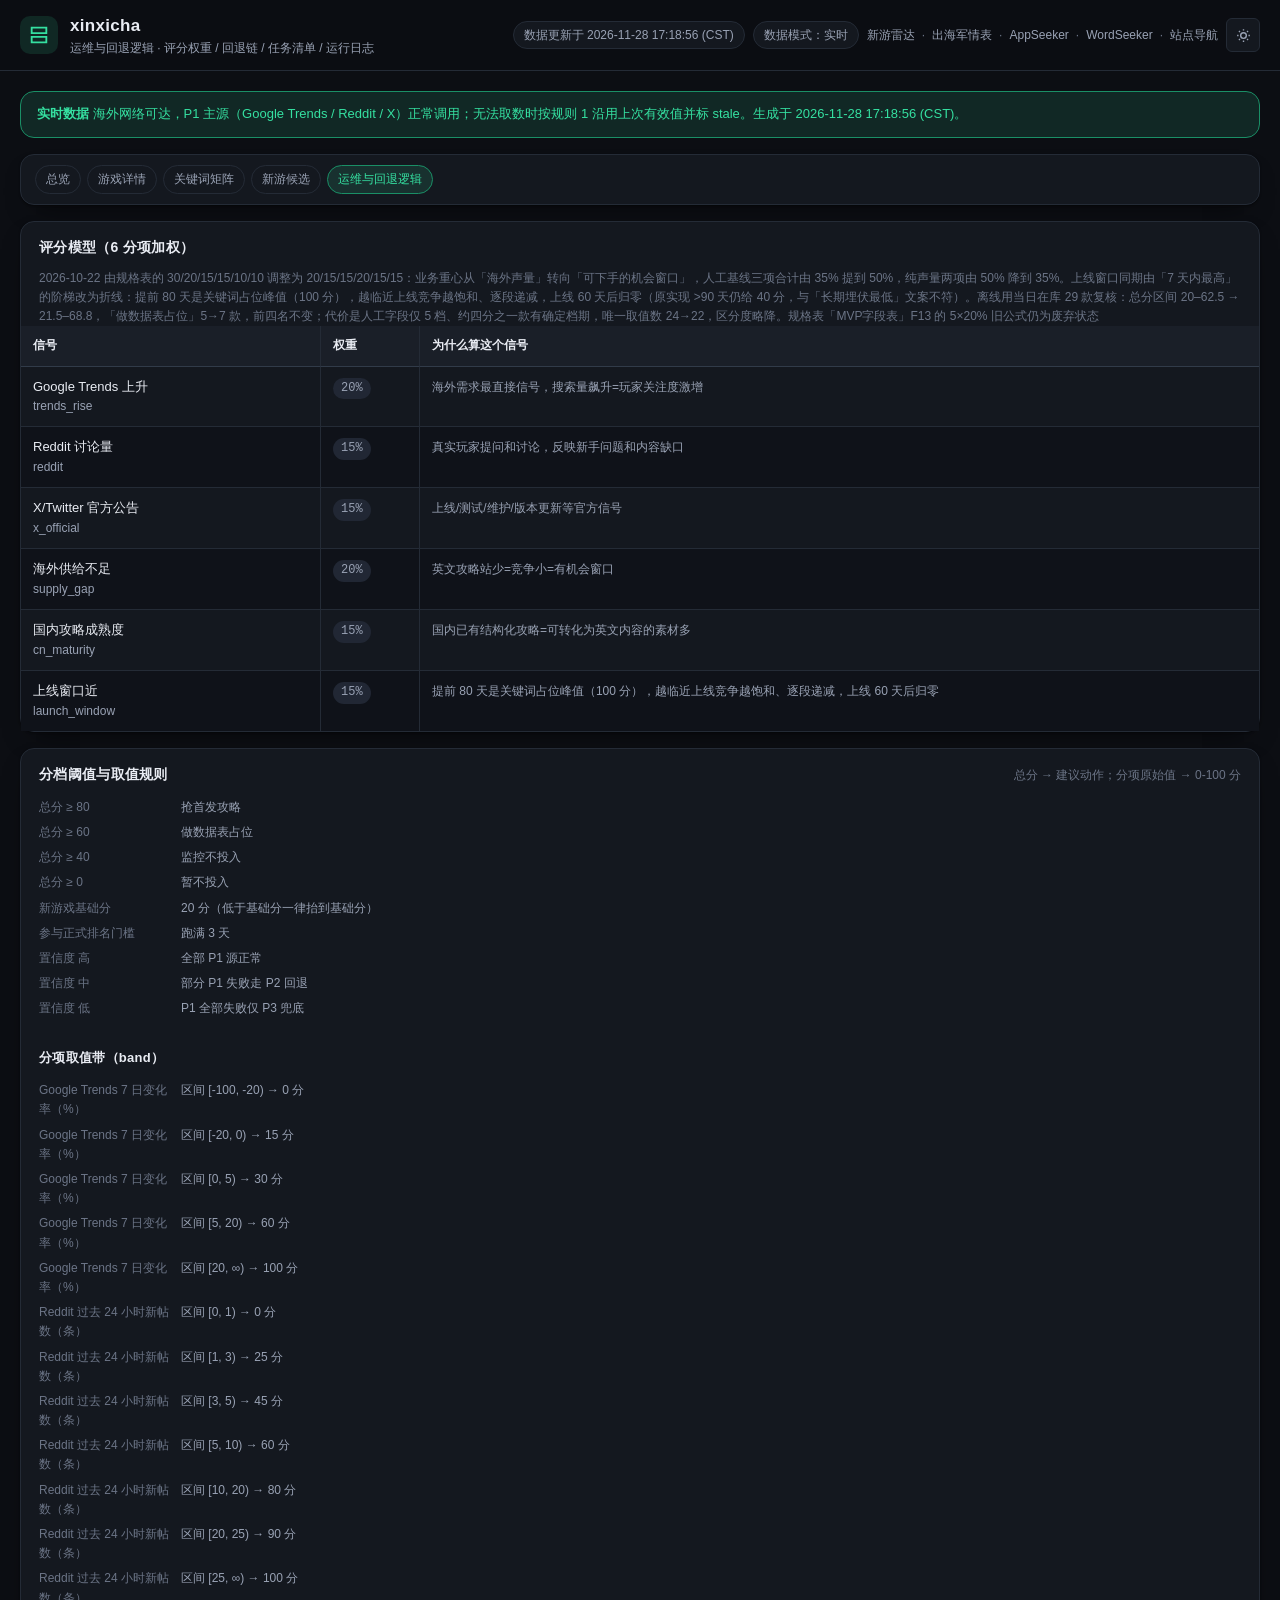
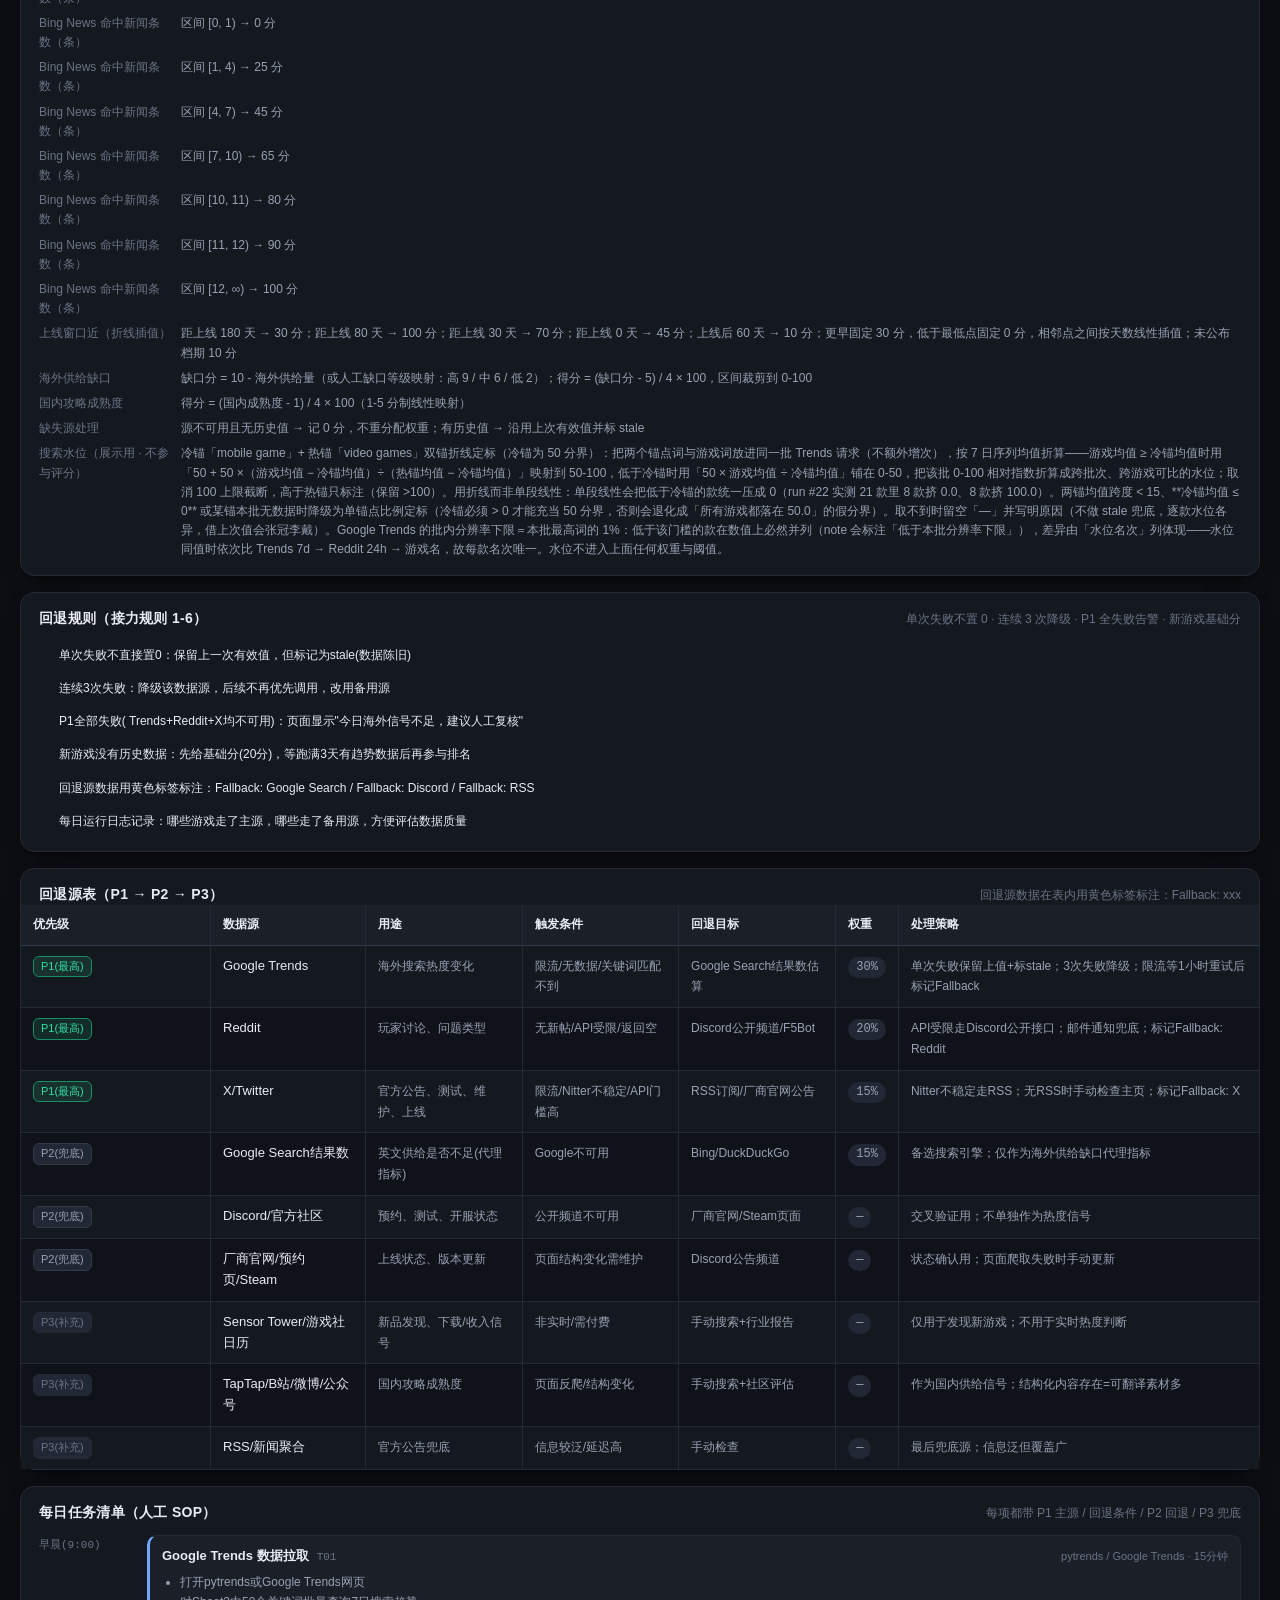
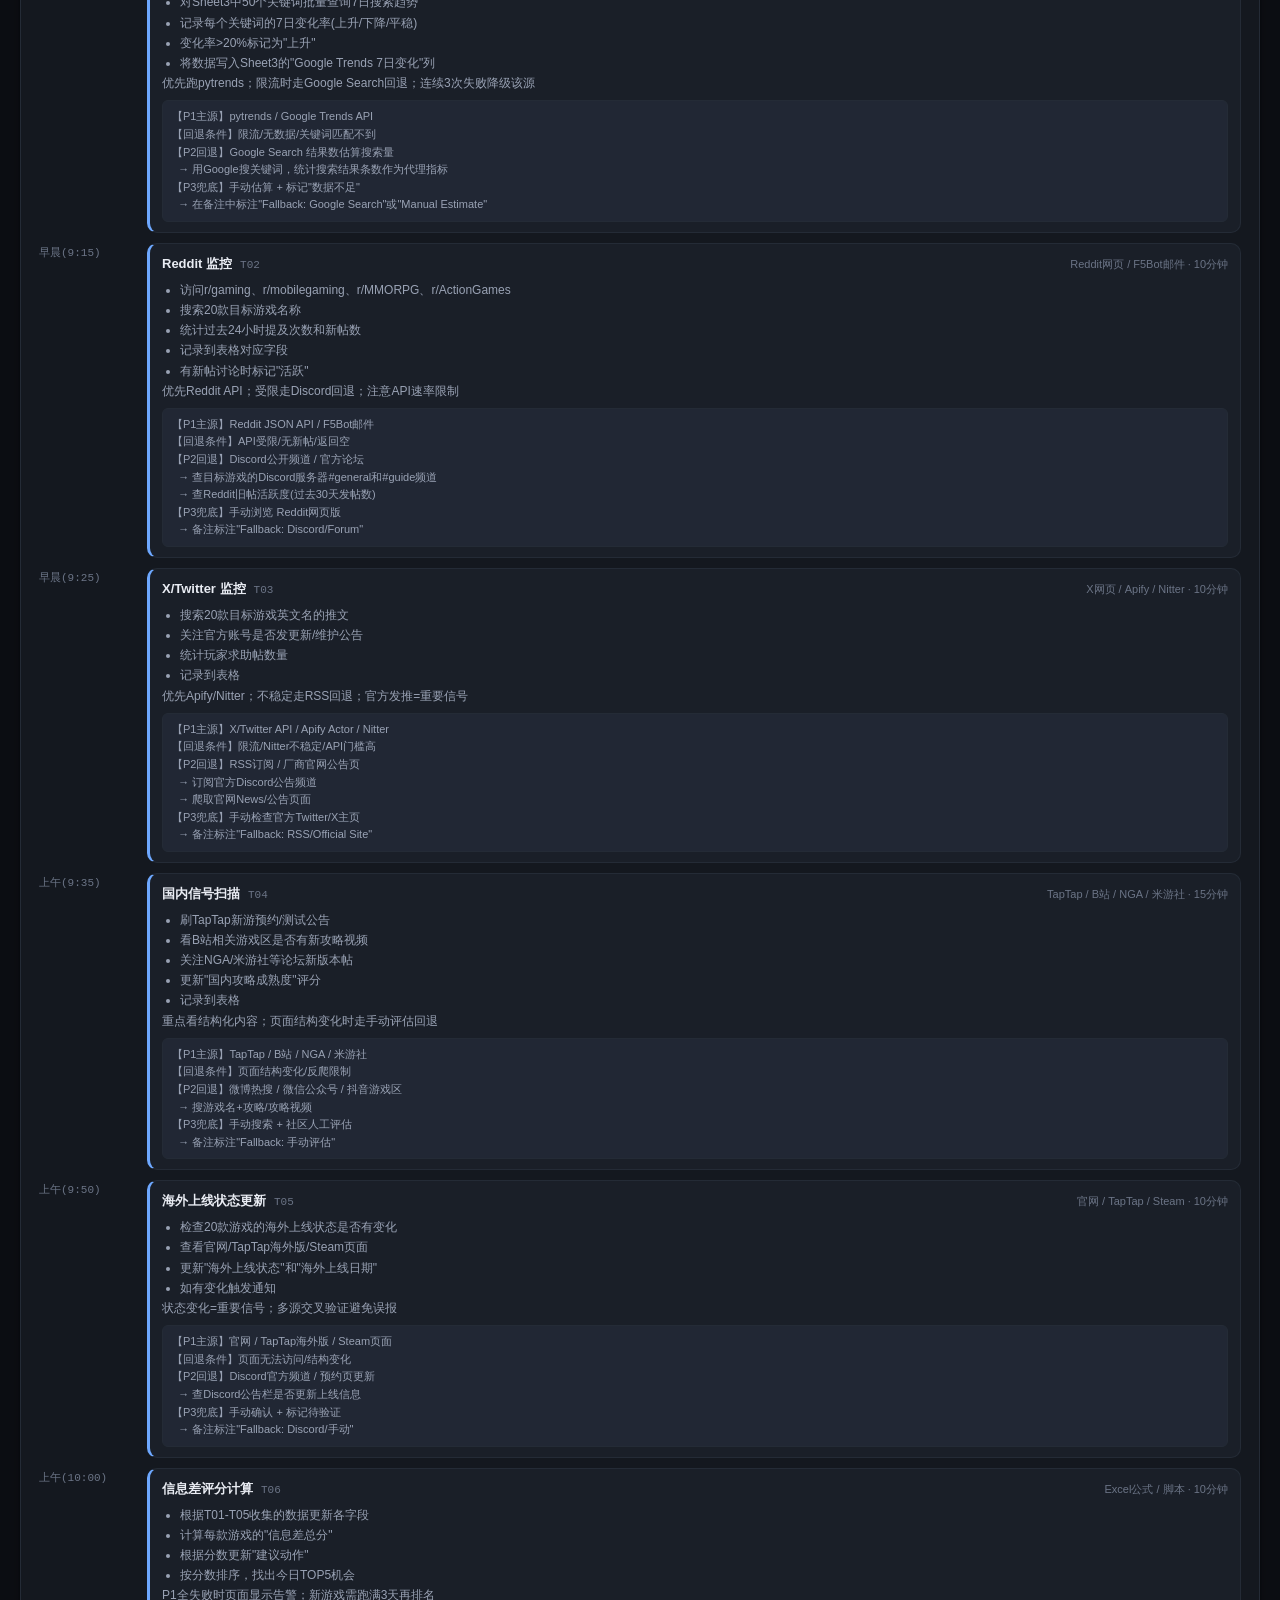
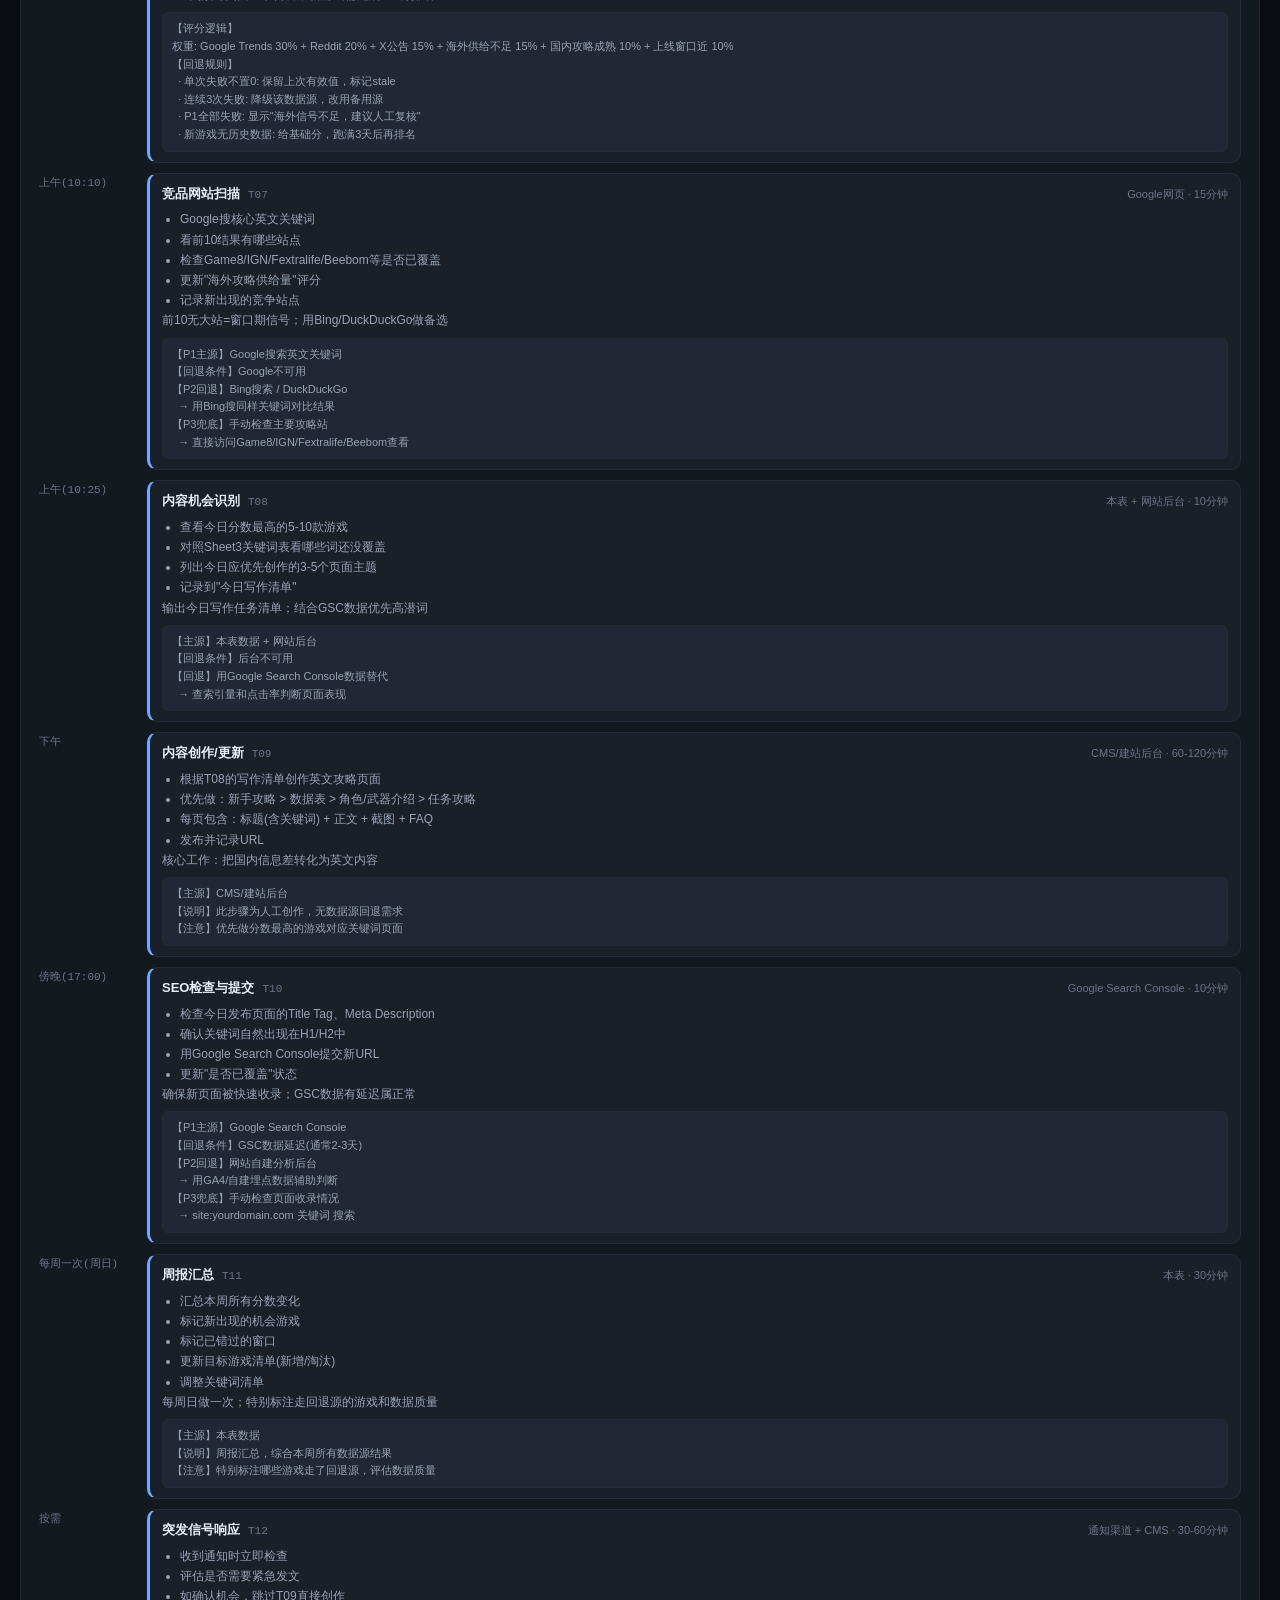
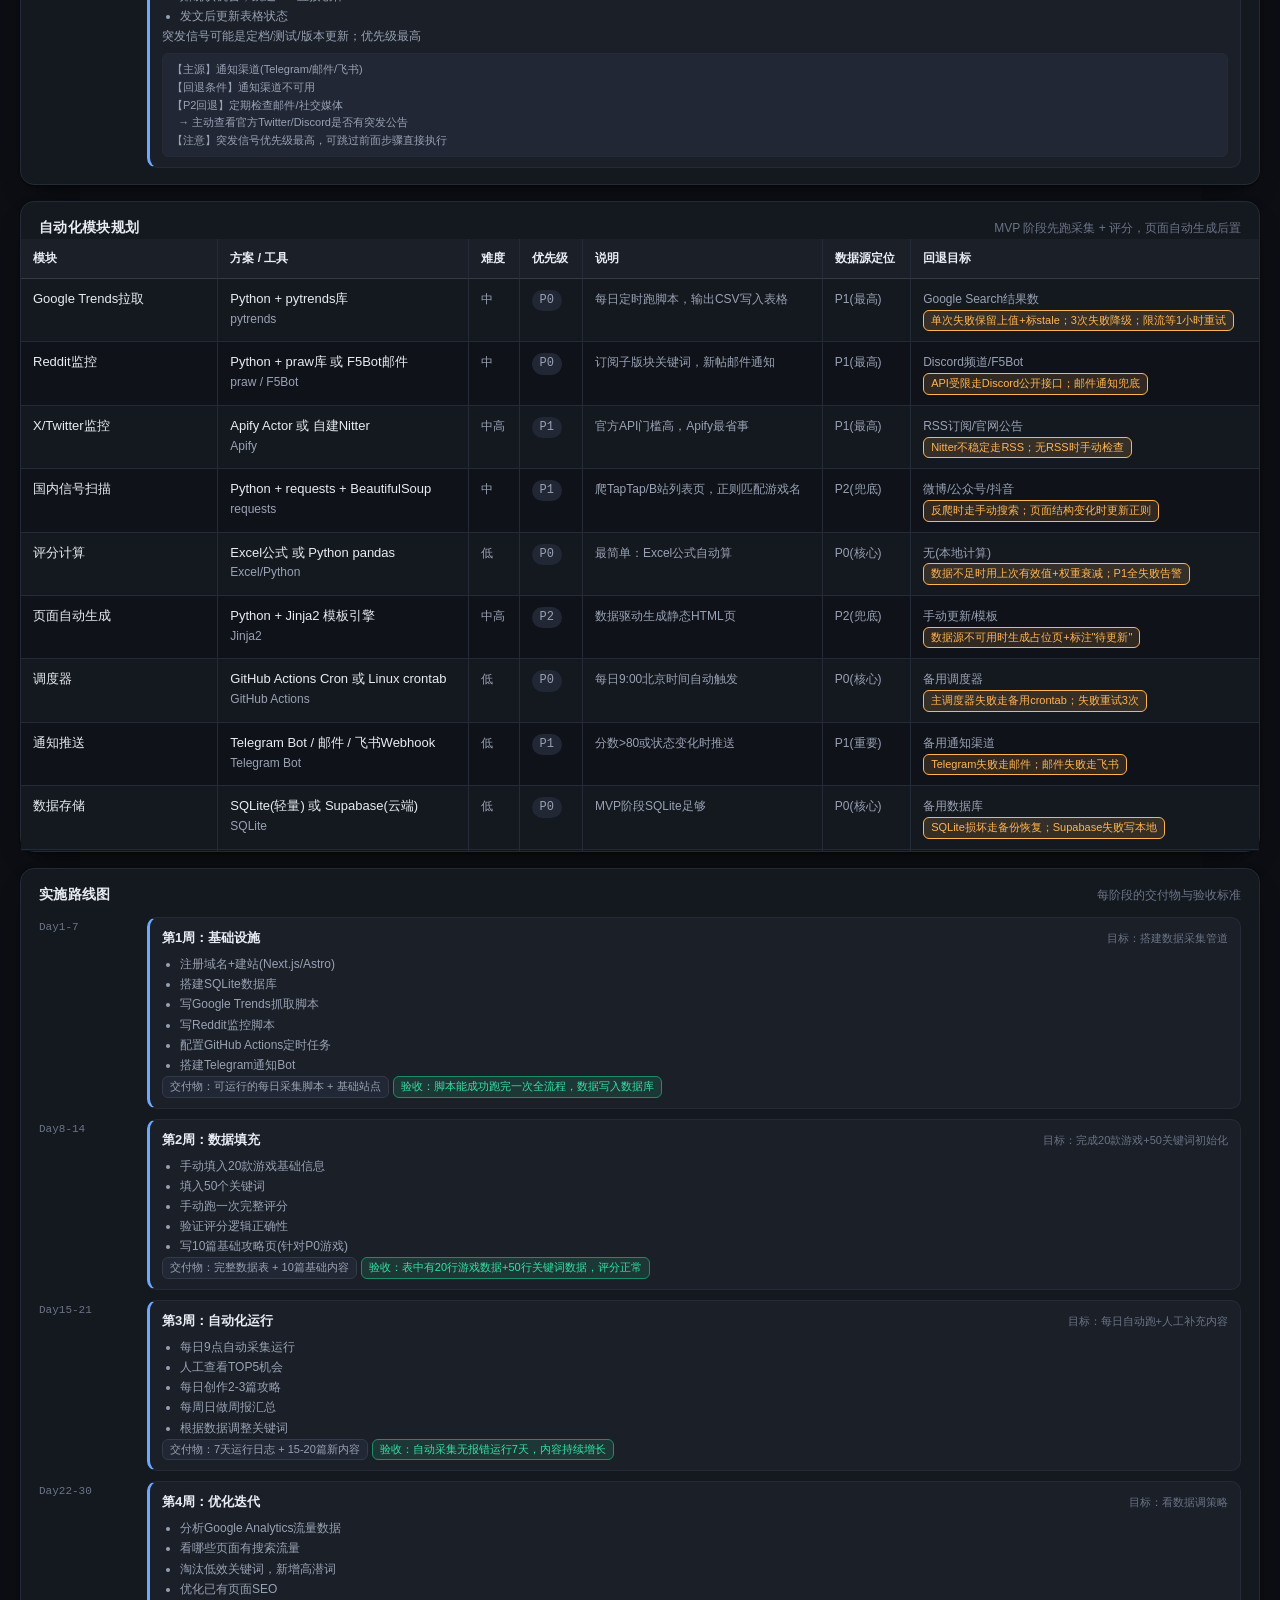
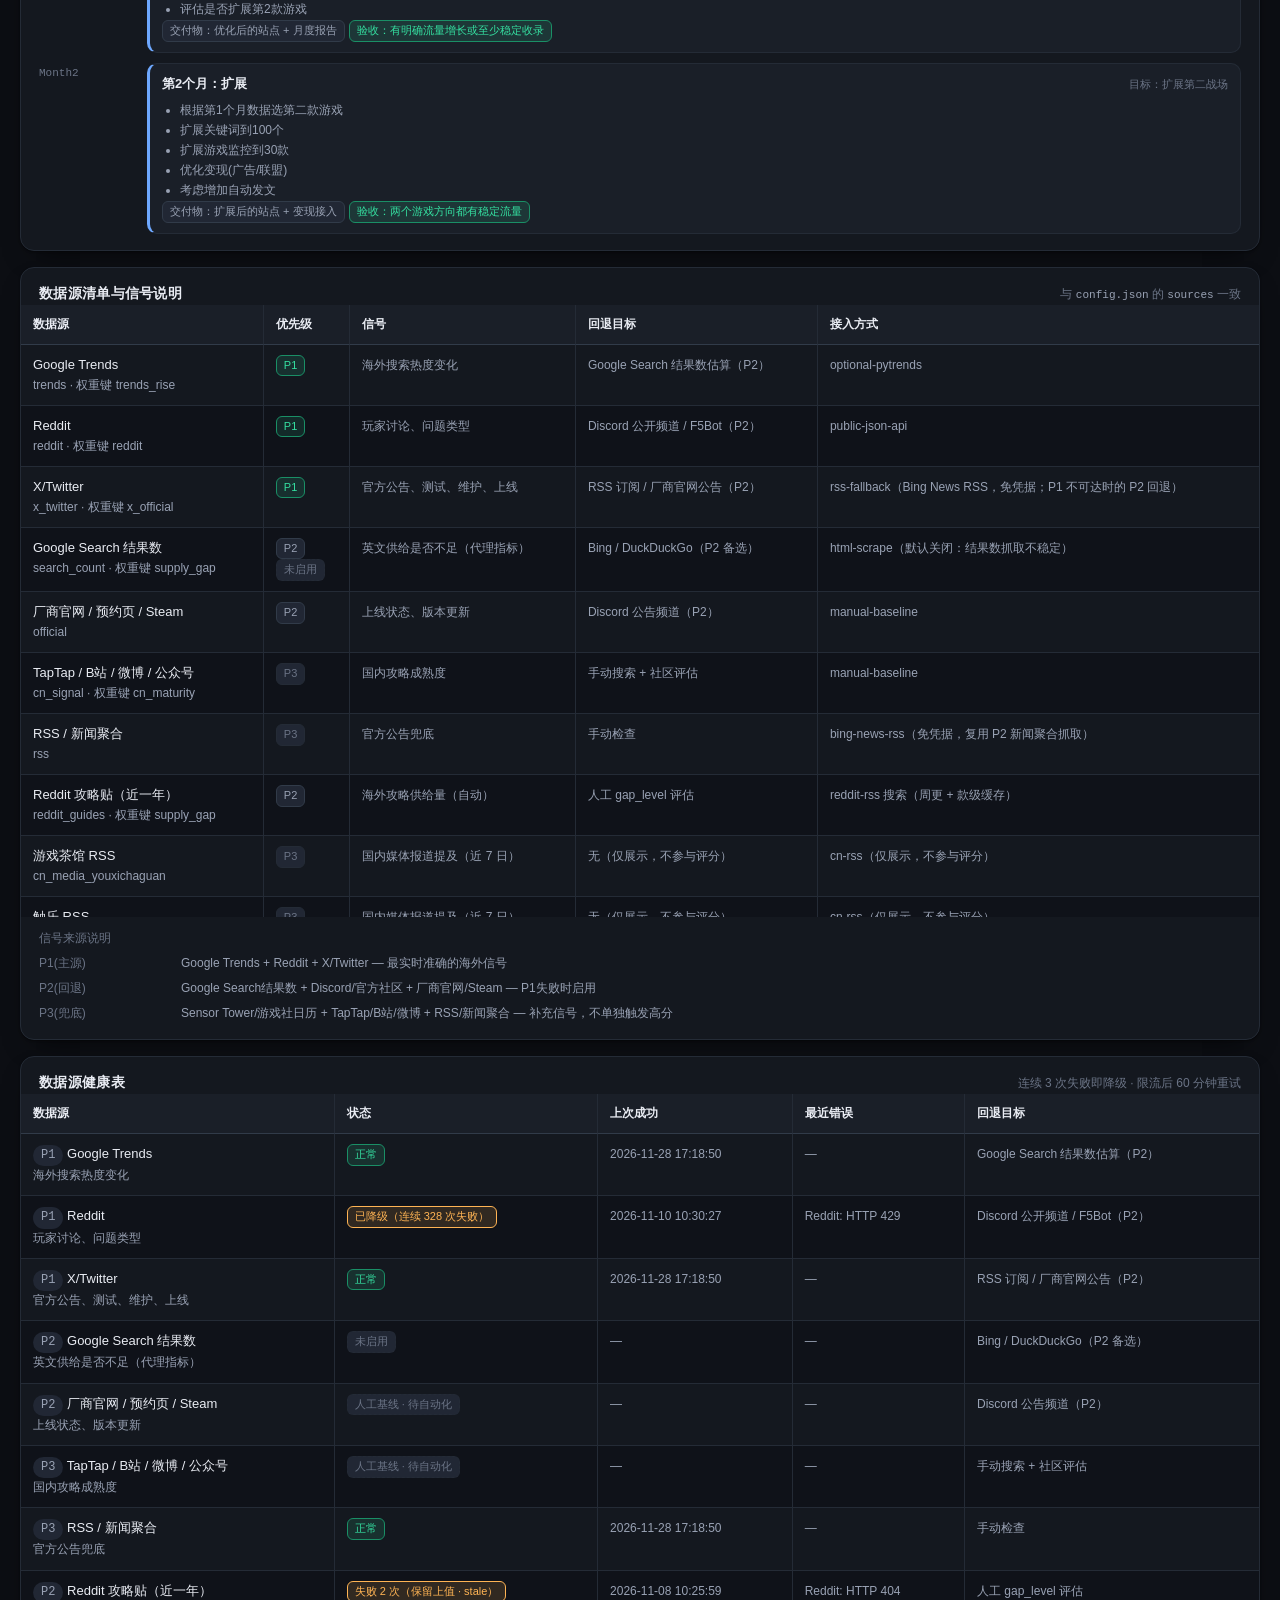
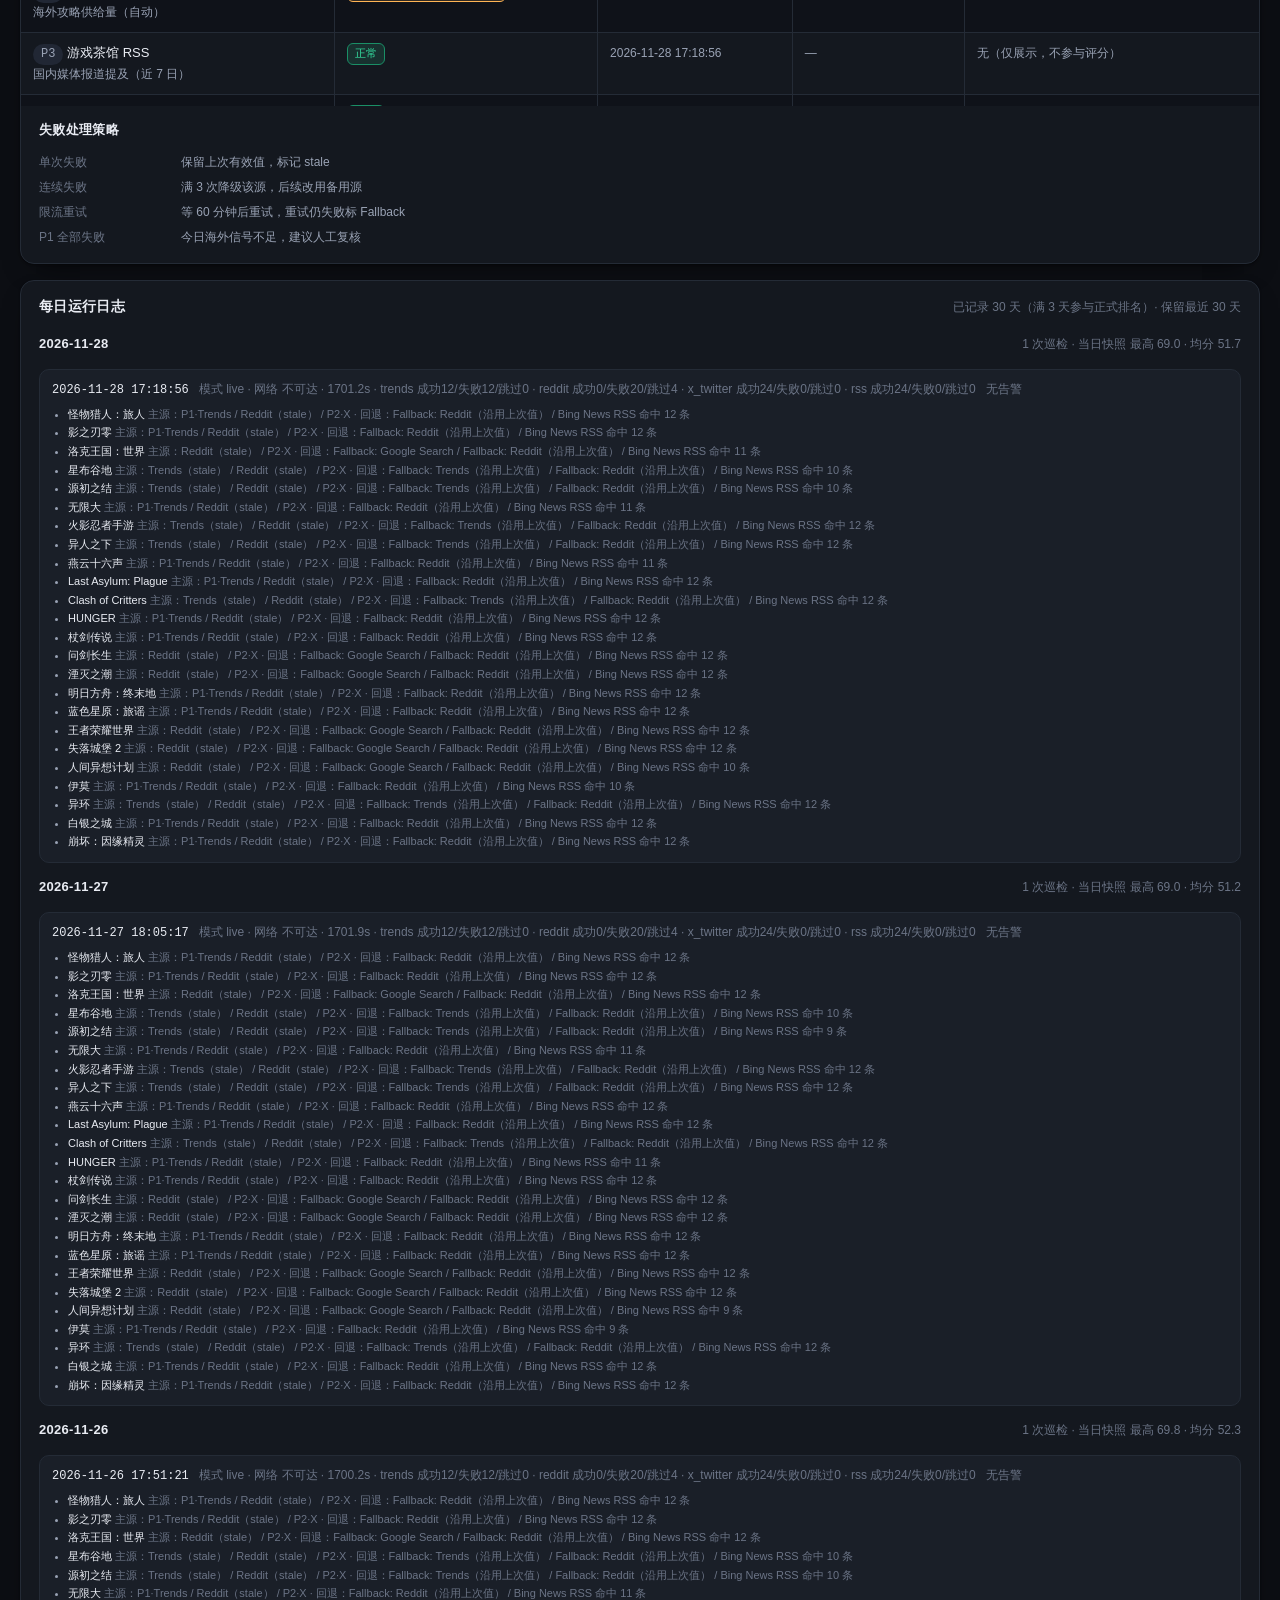
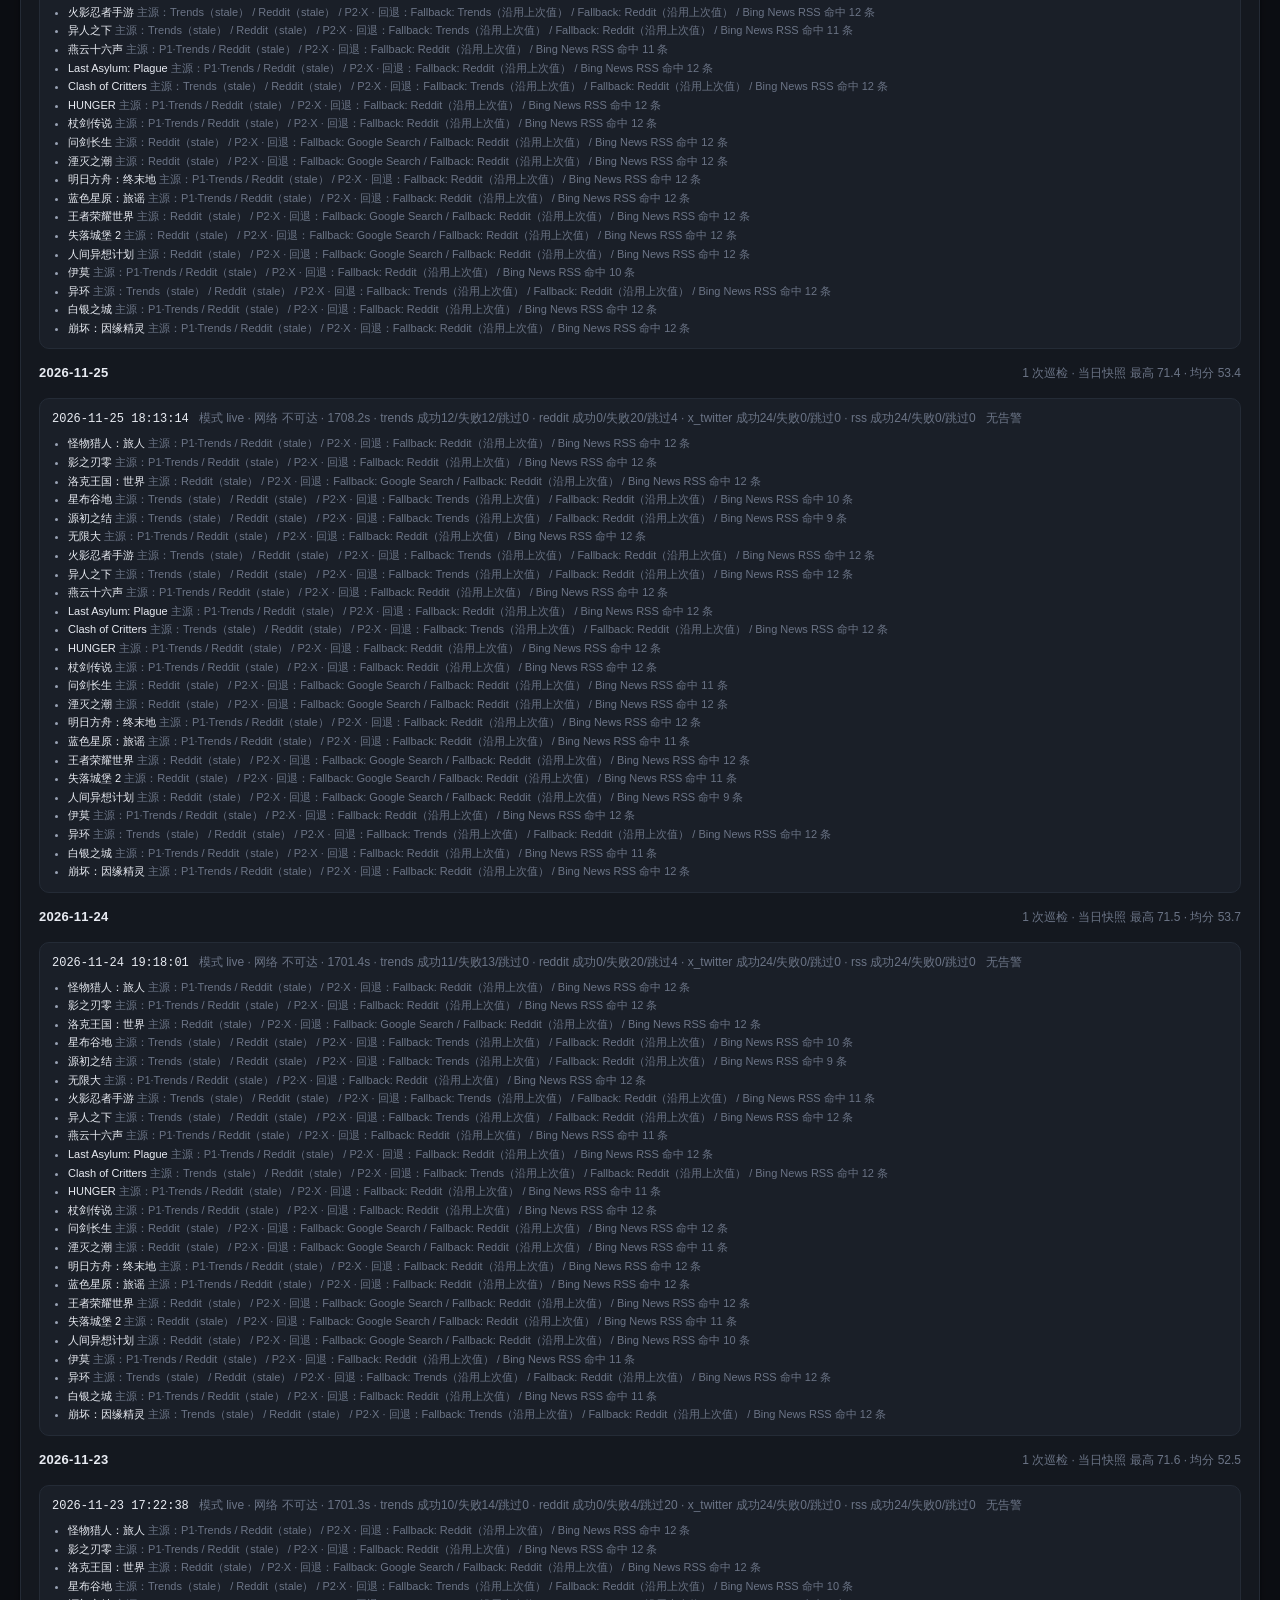
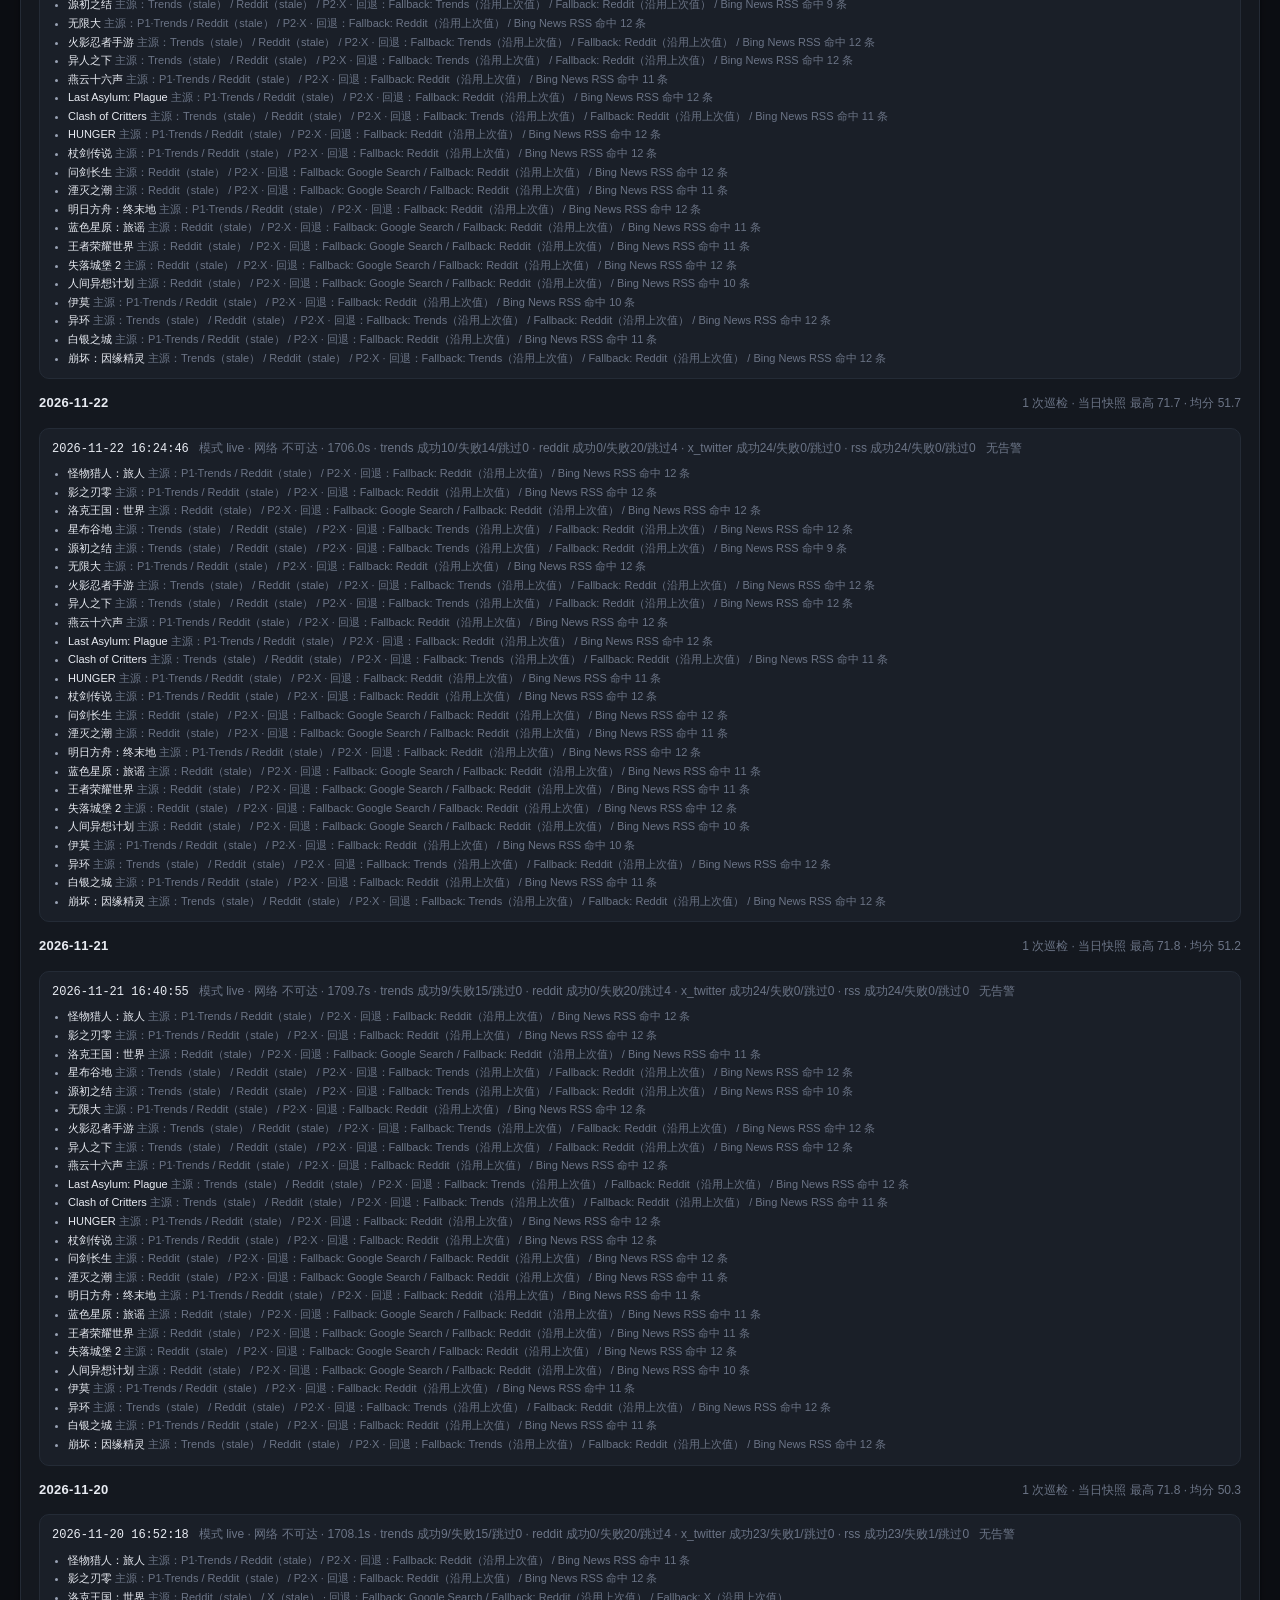
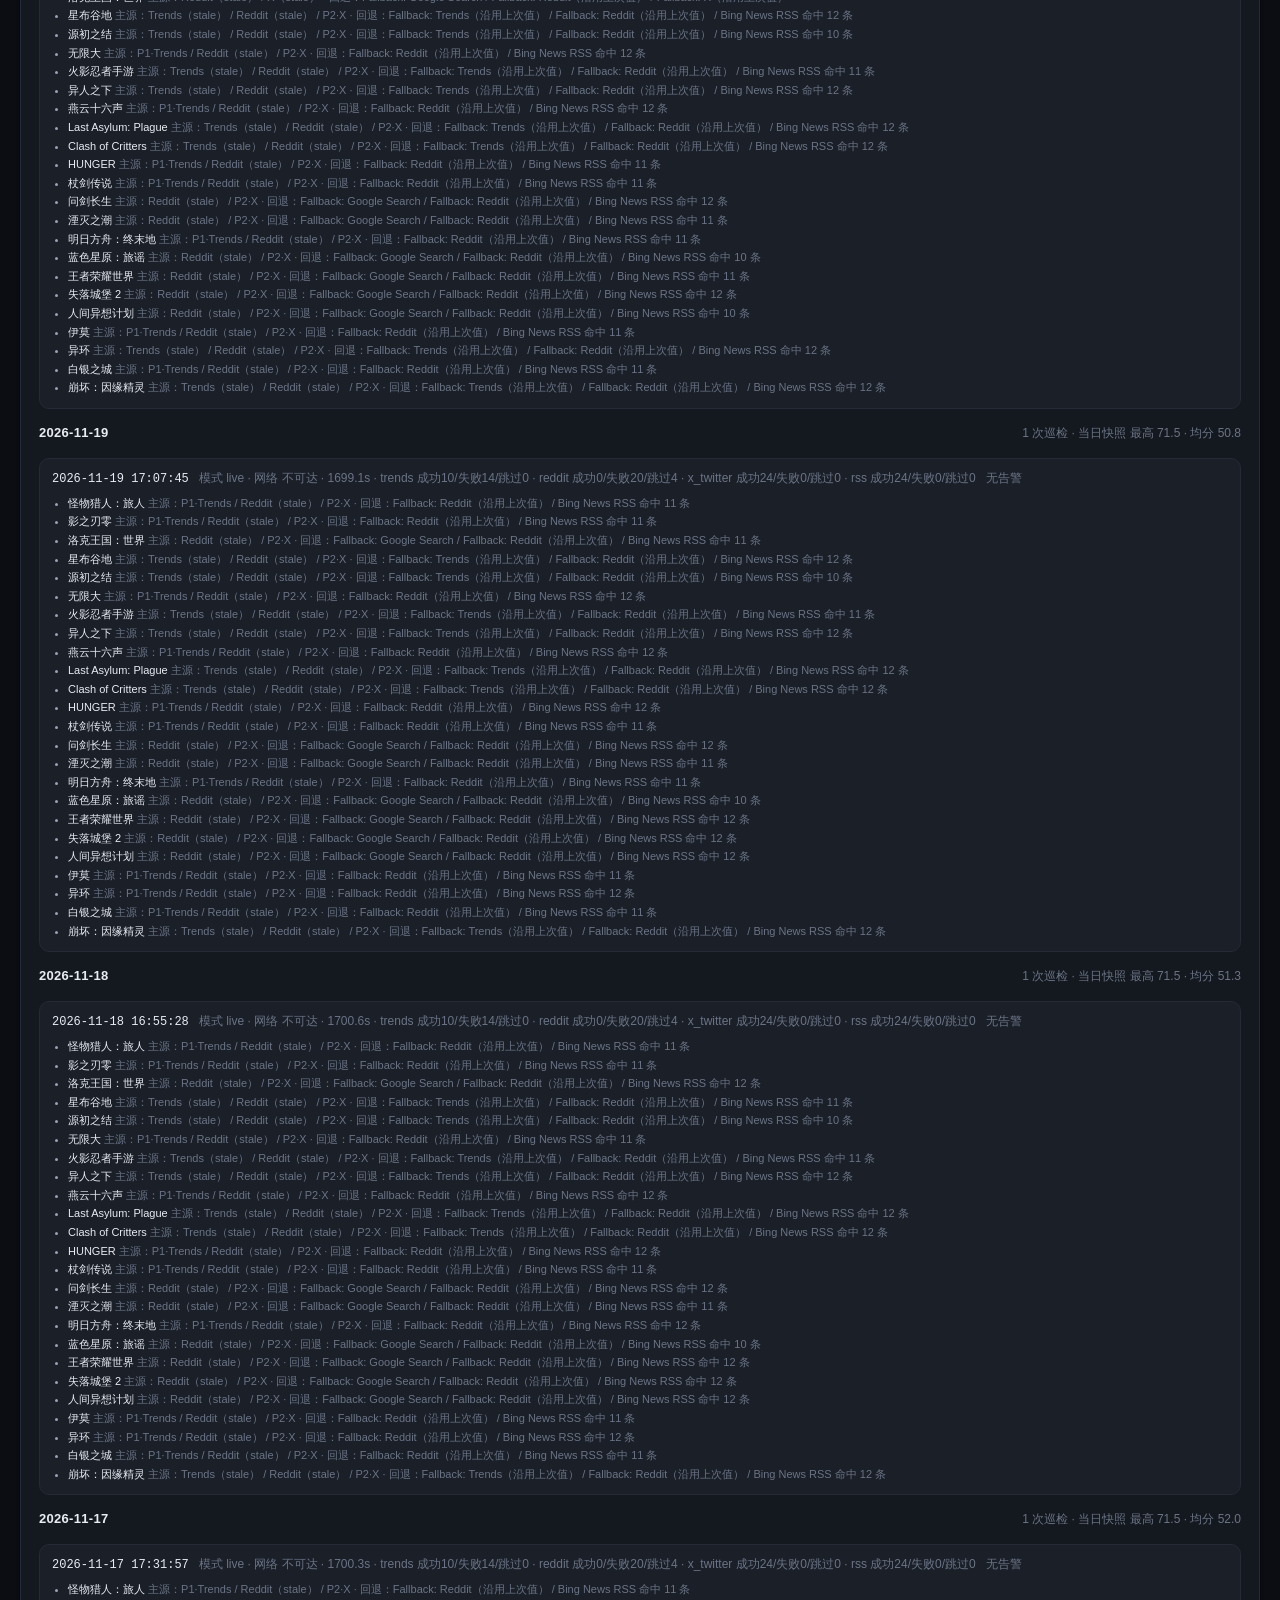
<file: web/ops.html>
<!DOCTYPE html>
<html lang="zh-CN" data-theme="dark">
<head>
<meta charset="utf-8">
<meta name="viewport" content="width=device-width, initial-scale=1">
<title>运维与回退逻辑 · xinxicha</title>
<meta name="description" content="xinxicha 的评分权重、分档阈值、P1→P2→P3 回退规则与回退源表、每日任务清单、自动化模块、实施路线图、字段字典，以及每日运行日志。">
<script>
(function () {
  try {
    var saved = localStorage.getItem('xinxicha:theme');
    document.documentElement.setAttribute('data-theme', saved === 'light' ? 'light' : 'dark');
  } catch (error) { /* 隐私模式下保持默认 */ }
})();
</script>
<link rel="stylesheet" href="styles.css?v=9">
</head>
<body>

<header class="topbar">
  <div class="topbar-inner">
    <div class="brand">
      <span class="brand-mark" aria-hidden="true">
        <svg viewBox="0 0 24 24" fill="none" stroke="currentColor" stroke-width="2">
          <path d="M4 4h16v6H4zM4 14h16v6H4z"></path>
          <path d="M8 7h.01M8 17h.01"></path>
        </svg>
      </span>
      <div class="brand-text">
        <h1>xinxicha</h1>
        <p>运维与回退逻辑 · 评分权重 / 回退链 / 任务清单 / 运行日志</p>
      </div>
    </div>

    <div class="topbar-actions">
      <span class="chip chip-quiet" id="updated-at">正在载入数据…</span>
      <span class="chip chip-quiet" id="mode-chip" hidden></span>
      <nav class="site-nav" aria-label="同服务器的其他站点">
        <a href="http://101.132.195.92/gameseek/">新游雷达</a>
        <span class="sep">·</span>
        <a href="http://101.132.195.92/gameqker/">出海军情表</a>
        <span class="sep">·</span>
        <a href="http://101.132.195.92/appseeker/">AppSeeker</a>
        <span class="sep">·</span>
        <a href="http://101.132.195.92/wordseeker/">WordSeeker</a>
        <span class="sep">·</span>
        <a href="http://101.132.195.92/">站点导航</a>
      </nav>
      <button class="icon-btn" id="theme-toggle" type="button" aria-label="切换配色">
        <svg viewBox="0 0 24 24" fill="none" stroke="currentColor" stroke-width="2" aria-hidden="true">
          <path d="M12 3v2M12 19v2M3 12h2M19 12h2M5.6 5.6l1.4 1.4M17 17l1.4 1.4M18.4 5.6L17 7M7 17l-1.4 1.4"></path>
          <circle cx="12" cy="12" r="4"></circle>
        </svg>
      </button>
    </div>
  </div>
</header>

<main class="shell">

  <div class="mode-banner" id="mode-banner" hidden></div>

  <nav class="panel page-tabs" aria-label="站内页签">
    <a href="index.html">总览</a>
    <a href="detail.html">游戏详情</a>
    <a href="keywords.html">关键词矩阵</a>
    <a href="discover.html">新游候选</a>
    <a href="ops.html" aria-current="page">运维与回退逻辑</a>
  </nav>

  <section class="panel" aria-label="评分模型">
    <div class="panel-head">
      <h2 class="panel-title">评分模型（6 分项加权）</h2>
      <span class="panel-note" id="scoring-note"></span>
    </div>
    <div class="table-scroll">
      <table class="cmp-table table-compact">
        <thead>
          <tr class="col-row">
            <th class="col-first">信号</th>
            <th>权重</th>
            <th>为什么算这个信号</th>
          </tr>
        </thead>
        <tbody id="weights-body"></tbody>
      </table>
    </div>
  </section>

  <section class="panel" aria-label="分档与阈值">
    <div class="panel-head">
      <h2 class="panel-title">分档阈值与取值规则</h2>
      <span class="panel-note">总分 → 建议动作；分项原始值 → 0-100 分</span>
    </div>
    <div class="panel-body">
      <ul class="kv" id="threshold-body"></ul>
    </div>
    <div class="panel-head"><h3 class="panel-title" style="font-size:13px">分项取值带（band）</h3></div>
    <div class="panel-body">
      <ul class="kv" id="bands-body"></ul>
    </div>
  </section>

  <section class="panel" aria-label="回退规则">
    <div class="panel-head">
      <h2 class="panel-title">回退规则（接力规则 1-6）</h2>
      <span class="panel-note">单次失败不置 0 · 连续 3 次降级 · P1 全失败告警 · 新游戏基础分</span>
    </div>
    <div class="panel-body">
      <ol class="kv" id="rules-body" style="padding-left:20px"></ol>
    </div>
  </section>

  <section class="panel" aria-label="回退源表">
    <div class="panel-head">
      <h2 class="panel-title">回退源表（P1 → P2 → P3）</h2>
      <span class="panel-note">回退源数据在表内用黄色标签标注：Fallback: xxx</span>
    </div>
    <div class="table-scroll">
      <table class="cmp-table table-mid">
        <thead>
          <tr class="col-row">
            <th class="col-first">优先级</th>
            <th>数据源</th>
            <th>用途</th>
            <th>触发条件</th>
            <th>回退目标</th>
            <th>权重</th>
            <th>处理策略</th>
          </tr>
        </thead>
        <tbody id="fallback-sources-body"></tbody>
      </table>
    </div>
  </section>

  <section class="panel" aria-label="每日任务">
    <div class="panel-head">
      <h2 class="panel-title">每日任务清单（人工 SOP）</h2>
      <span class="panel-note">每项都带 P1 主源 / 回退条件 / P2 回退 / P3 兜底</span>
    </div>
    <div class="timeline" id="tasks-body"></div>
  </section>

  <section class="panel" aria-label="自动化模块">
    <div class="panel-head">
      <h2 class="panel-title">自动化模块规划</h2>
      <span class="panel-note">MVP 阶段先跑采集 + 评分，页面自动生成后置</span>
    </div>
    <div class="table-scroll">
      <table class="cmp-table table-mid">
        <thead>
          <tr class="col-row">
            <th class="col-first">模块</th>
            <th>方案 / 工具</th>
            <th>难度</th>
            <th>优先级</th>
            <th>说明</th>
            <th>数据源定位</th>
            <th>回退目标</th>
          </tr>
        </thead>
        <tbody id="automation-body"></tbody>
      </table>
    </div>
  </section>

  <section class="panel" aria-label="实施路线图">
    <div class="panel-head">
      <h2 class="panel-title">实施路线图</h2>
      <span class="panel-note">每阶段的交付物与验收标准</span>
    </div>
    <div class="timeline" id="roadmap-body"></div>
  </section>

  <section class="panel" aria-label="数据源清单">
    <div class="panel-head">
      <h2 class="panel-title">数据源清单与信号说明</h2>
      <span class="panel-note">与 <code>config.json</code> 的 <code>sources</code> 一致</span>
    </div>
    <div class="table-scroll">
      <table class="cmp-table table-mid">
        <thead>
          <tr class="col-row">
            <th class="col-first">数据源</th>
            <th>优先级</th>
            <th>信号</th>
            <th>回退目标</th>
            <th>接入方式</th>
          </tr>
        </thead>
        <tbody id="sources-body"></tbody>
      </table>
    </div>
    <div class="panel-body">
      <ul class="kv" id="signal-notes-body"></ul>
    </div>
  </section>

  <section class="panel" aria-label="数据源健康">
    <div class="panel-head">
      <h2 class="panel-title">数据源健康表</h2>
      <span class="panel-note" id="health-note"></span>
    </div>
    <div class="table-scroll">
      <table class="cmp-table table-compact">
        <thead>
          <tr class="col-row">
            <th class="col-first">数据源</th>
            <th>状态</th>
            <th>上次成功</th>
            <th>最近错误</th>
            <th>回退目标</th>
          </tr>
        </thead>
        <tbody id="health-body"></tbody>
      </table>
    </div>
    <div class="panel-head"><h3 class="panel-title" style="font-size:13px">失败处理策略</h3></div>
    <div class="panel-body">
      <ul class="kv" id="policy-body"></ul>
    </div>
  </section>

  <section class="panel" aria-label="运行日志">
    <div class="panel-head">
      <h2 class="panel-title">每日运行日志</h2>
      <span class="panel-note" id="log-note"></span>
    </div>
    <div class="run-list" id="log-body"></div>
  </section>

  <section class="panel" aria-label="字段字典">
    <div class="panel-head">
      <h2 class="panel-title">字段字典（spec F01-F16）</h2>
      <span class="panel-note">字段含义、更新频率与取数来源</span>
    </div>
    <div class="field-grid" id="field-body"></div>
  </section>

  <section class="panel empty-state" id="empty-state" hidden></section>

  <footer class="site-footer">
    <p>
      本页的评分权重、回退规则、回退源表、任务清单、自动化模块、路线图与字段字典均由 <code>tools/import_spec.py</code>
      从规格表固化到 <code>data/seed_ops.json</code>，再由 <code>collector</code> 投影进 <code>web/data/ops.json</code>；
      运行日志由 <code>collector/update.py</code> 每次巡检追加，保留最近 30 天。
    </p>
    <p class="footer-meta" id="footer-meta"></p>
  </footer>

</main>

<script src="data/ops.js"></script>
<script src="core.js?v=3"></script>
<script src="ops.js?v=1"></script>
</body>
</html>
</file>
<file: web/styles.css>
/* ==========================================================================
   gameqker - 国产游戏出海信息差情报表
   design tokens 与第一个站 gameseek 保持一致，保证两站视觉统一、各自独立
   ========================================================================== */

:root {
  --font-sans: -apple-system, BlinkMacSystemFont, "Segoe UI", "PingFang SC",
               "Hiragino Sans GB", "Microsoft YaHei", "Noto Sans SC", sans-serif;
  --font-mono: "JetBrains Mono", ui-monospace, "SFMono-Regular", Consolas, monospace;
  --radius-sm: 6px;
  --radius: 10px;
  --radius-lg: 14px;
  --radius-full: 999px;
  --shell: 1440px;
}

:root[data-theme="dark"] {
  --bg: #0c0e13;
  --bg-soft: #10131a;
  --panel: #14181f;
  --panel-2: #1a1f28;
  --panel-3: #212734;
  --row-alt: #0f1219;
  --border: #242b36;
  --border-strong: #313b49;
  --text: #e9ecf3;
  --text-dim: #99a2b4;
  --text-faint: #6b7486;
  --brand: #35e0a1;
  --brand-deep: #1a8f66;
  --brand-wash: rgba(53, 224, 161, 0.12);
  --blue: #6ea8ff;
  --amber: #ffb454;
  --violet: #b98bff;
  --pink: #ff7ab8;
  --red: #ff6b6b;
  --shadow: 0 1px 2px rgba(0, 0, 0, 0.4), 0 12px 28px -16px rgba(0, 0, 0, 0.8);
}

:root[data-theme="light"] {
  --bg: #f5f6f9;
  --bg-soft: #ffffff;
  --panel: #ffffff;
  --panel-2: #f4f6f9;
  --panel-3: #eceff4;
  --row-alt: #f7f8fa;
  --border: #e2e6ed;
  --border-strong: #ced4de;
  --text: #14181f;
  --text-dim: #5c6575;
  --text-faint: #8b93a3;
  --brand: #0d9d68;
  --brand-deep: #086647;
  --brand-wash: rgba(13, 157, 104, 0.10);
  --blue: #2f6fe4;
  --amber: #b5730a;
  --violet: #7c4fd4;
  --pink: #c43f80;
  --red: #d93a3a;
  --shadow: 0 1px 2px rgba(16, 24, 40, 0.04), 0 10px 24px -18px rgba(16, 24, 40, 0.25);
}

/* 变现等级色阶 */
:root {
  --c-lv-high: var(--brand);
  --c-lv-midhigh: var(--blue);
  --c-lv-mid: var(--amber);
  --c-lv-midlow: var(--violet);
  --c-lv-low: var(--text-faint);
}

/* ==========================================================================
   Base
   ========================================================================== */

* { box-sizing: border-box; }

[hidden] { display: none !important; }

html, body { margin: 0; }

body {
  background: var(--bg);
  color: var(--text);
  font-family: var(--font-sans);
  font-size: 14px;
  line-height: 1.6;
  -webkit-font-smoothing: antialiased;
}

a { color: var(--blue); text-decoration: none; }
a:hover { text-decoration: underline; }
code { font-family: var(--font-mono); font-size: 0.92em; color: var(--text-dim); }

/* ==========================================================================
   Topbar
   ========================================================================== */

.topbar {
  position: sticky;
  top: 0;
  z-index: 20;
  background: color-mix(in srgb, var(--bg) 88%, transparent);
  backdrop-filter: blur(10px);
  border-bottom: 1px solid var(--border);
}

.topbar-inner {
  max-width: var(--shell);
  margin: 0 auto;
  padding: 12px 20px;
  display: flex;
  align-items: center;
  gap: 16px;
  flex-wrap: wrap;
}

.brand { display: flex; align-items: center; gap: 12px; flex: 1 1 auto; min-width: 0; }

.brand-mark {
  width: 38px; height: 38px;
  display: grid; place-items: center;
  border-radius: var(--radius);
  background: var(--brand-wash);
  color: var(--brand);
  flex: none;
}
.brand-mark svg { width: 22px; height: 22px; }

.brand-text h1 { margin: 0; font-size: 17px; letter-spacing: 0.3px; }
.brand-text p { margin: 0; font-size: 12px; color: var(--text-dim); }

.topbar-actions { display: flex; align-items: center; gap: 8px; flex-wrap: wrap; }

/* 顶栏右侧的站间互链（跨子站一律用绝对 URL，见 site_memory §3） */
.site-nav { display: flex; align-items: center; gap: 7px; font-size: 12px; white-space: nowrap; }
.site-nav a { color: var(--text-dim); text-decoration: none; }
.site-nav a:hover { color: var(--brand); }
.site-nav .sep { color: var(--text-faint); }

.icon-btn {
  width: 34px; height: 34px;
  display: grid; place-items: center;
  border-radius: var(--radius-sm);
  border: 1px solid var(--border);
  background: var(--panel);
  color: var(--text-dim);
  cursor: pointer;
}
.icon-btn:hover { color: var(--text); border-color: var(--border-strong); }
.icon-btn svg { width: 17px; height: 17px; }

/* ==========================================================================
   Chips & badges
   ========================================================================== */

.chip {
  display: inline-flex;
  align-items: center;
  gap: 6px;
  padding: 4px 10px;
  border-radius: var(--radius-full);
  border: 1px solid var(--border);
  background: var(--panel);
  color: var(--text-dim);
  font-size: 12px;
  font-family: inherit;
  line-height: 1.5;
  cursor: pointer;
  white-space: nowrap;
}
.chip:hover { border-color: var(--border-strong); color: var(--text); }
.chip[aria-pressed="true"] {
  background: var(--brand-wash);
  border-color: var(--brand-deep);
  color: var(--brand);
}
.chip-quiet { cursor: default; }
.chip-quiet:hover { border-color: var(--border); color: var(--text-dim); }
.chip-changed {
  cursor: default;
  background: var(--brand-wash);
  border-color: var(--brand-deep);
  color: var(--brand);
}
/* 上线倒计时提醒：用琥珀色，和「今日变更」的绿色区分开 */
.chip-alert {
  cursor: default;
  background: color-mix(in srgb, var(--amber) 14%, transparent);
  border-color: var(--amber);
  color: var(--amber);
}
.chip-count { color: var(--text-faint); font-size: 11px; }
/* 最近入库的前 3 款：品牌色边框 + 标签，和普通已监控 chip 区分 */
.chip.is-new {
  border-color: var(--brand-deep);
  background: var(--brand-wash);
  color: var(--text);
}
.chip .new-badge {
  padding: 0 6px;
  border-radius: var(--radius-full);
  background: var(--brand-deep);
  color: var(--bg);
  font-size: 10px;
  line-height: 1.6;
}
.chip .seq-tag { color: var(--text-faint); font-size: 11px; }

.badge {
  display: inline-block;
  margin-left: 6px;
  padding: 1px 6px;
  border-radius: var(--radius-sm);
  font-size: 10px;
  font-weight: 500;
  letter-spacing: 0.2px;
  white-space: nowrap;
  vertical-align: middle;
}
.badge-manual { background: var(--panel-3); color: var(--text-faint); border: 1px solid var(--border); }
.badge-auto { background: var(--brand-wash); color: var(--brand); border: 1px solid var(--brand-deep); }

/* ==========================================================================
   Shell & panels
   ========================================================================== */

.shell {
  max-width: var(--shell);
  margin: 0 auto;
  padding: 20px;
  display: flex;
  flex-direction: column;
  gap: 16px;
}

.panel {
  background: var(--panel);
  border: 1px solid var(--border);
  border-radius: var(--radius-lg);
  box-shadow: var(--shadow);
}

.intro-panel { padding: 16px 18px; }
.intro-text { margin: 0 0 8px; color: var(--text-dim); font-size: 13px; }
.legend { margin: 0; color: var(--text-faint); font-size: 12px; display: flex; align-items: center; flex-wrap: wrap; }
.legend-gap { width: 14px; }

.filter-panel { padding: 14px 18px; display: flex; flex-direction: column; gap: 10px; }
.filter-row { display: flex; align-items: center; gap: 8px; flex-wrap: wrap; }
.filter-label { color: var(--text-faint); font-size: 12px; flex: none; }
.chips { display: flex; align-items: center; gap: 6px; flex-wrap: wrap; }

.search-wrap {
  position: relative;
  display: flex;
  align-items: center;
  flex: 1 1 260px;
  min-width: 220px;
}
.search-icon {
  position: absolute;
  left: 10px;
  width: 15px; height: 15px;
  color: var(--text-faint);
  pointer-events: none;
}
#search {
  width: 100%;
  padding: 7px 12px 7px 32px;
  border-radius: var(--radius-full);
  border: 1px solid var(--border);
  background: var(--panel-2);
  color: var(--text);
  font-family: inherit;
  font-size: 13px;
}
#search::placeholder { color: var(--text-faint); }
#search:focus { outline: none; border-color: var(--brand-deep); }

.text-btn {
  padding: 6px 12px;
  border-radius: var(--radius-full);
  border: 1px solid var(--border);
  background: transparent;
  color: var(--text-dim);
  font-family: inherit;
  font-size: 12px;
  cursor: pointer;
}
.text-btn:hover { color: var(--text); border-color: var(--border-strong); }
.result-count { margin-left: auto; color: var(--text-faint); font-size: 12px; }

/* ==========================================================================
   Comparison table
   ========================================================================== */

.table-panel { overflow: hidden; }

.table-scroll {
  overflow-x: auto;
  /* 显式纵向滚动：sticky 表头只在「最近的可滚动祖先」内吸附，
     若这里不形成纵向滚动容器，表头会随页面一起滚走，
     横向滚动（首列冻结）也会因参照系不对而失效 */
  overflow-y: auto;
  /* 限高后表头与首列在容器内固定，长表不必把整页撑开 */
  max-height: 68vh;
  /* 让横向滚动条常驻，避免用户忽略右侧还有列 */
  scrollbar-color: var(--border-strong) transparent;
}

/* 表格顶部镜像滚动条（core.js 动态插入）：宽表不必滚到末尾即可横向拖动。
   与 .table-scroll 双向同步 scrollLeft；不溢出时由 JS 置 [hidden] 隐藏。 */
.scroll-top {
  overflow-x: auto;
  overflow-y: hidden;
  scrollbar-color: var(--border-strong) transparent;
}
.scroll-top-track { height: 1px; }

.cmp-table {
  border-collapse: separate;
  border-spacing: 0;
  width: 100%;
  min-width: 1500px;
  font-size: 13px;
}

.cmp-table th,
.cmp-table td {
  border-bottom: 1px solid var(--border);
  border-right: 1px solid var(--border);
  padding: 10px 12px;
  text-align: left;
  vertical-align: top;
}
.cmp-table th:last-child,
.cmp-table td:last-child { border-right: none; }
.cmp-table tbody tr:last-child td { border-bottom: none; }

/* 两级表头 */
.group-row th {
  position: sticky;
  top: 0;
  z-index: 2;
  background: var(--panel-2);
  color: var(--text-dim);
  font-size: 11px;
  font-weight: 600;
  letter-spacing: 1px;
  text-align: center;
  padding: 6px 12px;
  border-bottom: 1px solid var(--border-strong);
}

.col-row th {
  position: sticky;
  top: 27px;
  z-index: 2;
  background: var(--panel-2);
  color: var(--text);
  font-size: 12px;
  font-weight: 600;
  white-space: nowrap;
  border-bottom: 1px solid var(--border-strong);
}

/* 单行表头（thead 里只有 col-row、没有 group-row）不能沿用 27px 偏移：
   没有上一级表头时，sticky 会把表头下移 27px 盖住首行数据
   （xinxicha 的「数据源健康」「评分模型」「回退源表」等单级表头表即此情形） */
.cmp-table thead > .col-row:first-child th { top: 0; }

.th-btn {
  border: none;
  background: transparent;
  color: inherit;
  font: inherit;
  padding: 0;
  cursor: pointer;
  display: inline-flex;
  align-items: center;
  gap: 4px;
}
.th-btn:hover { color: var(--brand); }
.th-btn::after { content: "↕"; color: var(--text-faint); font-size: 10px; }
.th-btn[data-dir="asc"]::after { content: "↑"; color: var(--brand); }
.th-btn[data-dir="desc"]::after { content: "↓"; color: var(--brand); }

/* 首列冻结：横向滚动时「游戏 / 数据源」列始终贴左；
   表头首列要盖住同层的分组表头，层级比普通 th 高一级 */
.cmp-table .col-first { position: sticky; left: 0; z-index: 3; background: var(--panel-2); }
.cmp-table thead .col-first { z-index: 4; }

/* 隔行变色：颜色挂在行级变量上，冻结列与普通单元格共用同一底色，
   排序/筛选后 nth-child 会跟着重排，不需要动 JS */
.cmp-table tbody tr { --row-bg: var(--panel); }
.cmp-table tbody tr:nth-child(even) { --row-bg: var(--row-alt); }
.cmp-table tbody td { background: var(--row-bg); }
.cmp-table td.col-first { background: var(--row-bg); z-index: 1; min-width: 190px; }

/* 悬停要能盖住条纹，所以必须写在斑马纹规则之后 */
.cmp-table tbody tr:hover td { background: var(--panel-3); }

td.col-name { min-width: 190px; }
td.col-markets, td.col-keywords, td.col-opportunities, td.col-risks { min-width: 190px; }
td.col-cn_status, td.col-global_status, td.col-gap_window { min-width: 230px; }

.game-name { font-weight: 600; font-size: 14px; }
.game-name-en { color: var(--text-faint); font-size: 12px; }
.prio {
  display: inline-block;
  padding: 1px 8px;
  border-radius: var(--radius-full);
  background: var(--panel-3);
  color: var(--text-dim);
  font-family: var(--font-mono);
  font-size: 12px;
}

/* 机会象限：低水位+上升（绿）机会最大，依次到不投入（红），未知用虚线圈 */
.opp {
  display: inline-block;
  padding: 1px 7px;
  border-radius: var(--radius-full);
  border: 1px solid;
  font-size: 12px;
  font-weight: 600;
  white-space: nowrap;
}
.opp-occupy {
  color: var(--brand);
  border-color: var(--brand-deep);
  background: var(--brand-wash);
}
.opp-differentiate {
  color: var(--blue);
  border-color: color-mix(in srgb, var(--blue) 45%, transparent);
  background: color-mix(in srgb, var(--blue) 12%, transparent);
}
.opp-harvest {
  color: var(--violet);
  border-color: color-mix(in srgb, var(--violet) 45%, transparent);
  background: color-mix(in srgb, var(--violet) 12%, transparent);
}
.opp-steady {
  color: var(--text-dim);
  border-color: var(--border-strong);
  background: var(--panel-3);
}
.opp-watch {
  color: var(--text-faint);
  border-color: var(--border);
  background: transparent;
}
.opp-cooling {
  color: var(--red);
  border-color: color-mix(in srgb, var(--red) 40%, transparent);
  background: color-mix(in srgb, var(--red) 10%, transparent);
}
.opp-unknown {
  color: var(--text-faint);
  border-color: var(--border-strong);
  border-style: dashed;
  background: transparent;
}

.cell-title { color: var(--text); }
.cell-sub { color: var(--text-dim); font-size: 12px; }

/* 海外上线倒计时：90 天内高亮，提示临近上线 */
.cdown {
  margin-top: 2px;
  font-size: 12px;
  color: var(--text-dim);
  font-variant-numeric: tabular-nums;
}
.cdown-hot {
  display: inline-block;
  padding: 1px 7px;
  border-radius: var(--radius-full);
  background: rgba(245, 158, 11, 0.14);
  border: 1px solid rgba(245, 158, 11, 0.32);
  color: var(--amber);
  font-weight: 600;
}

ul.cell-list { margin: 0; padding-left: 16px; }
ul.cell-list li { margin: 2px 0; color: var(--text-dim); }
ul.cell-list li::marker { color: var(--text-faint); }

.tag-row { display: flex; flex-wrap: wrap; gap: 4px; }
.tag {
  display: inline-block;
  padding: 1px 8px;
  border-radius: var(--radius-sm);
  background: var(--panel-3);
  color: var(--text-dim);
  font-size: 12px;
  white-space: nowrap;
}

.lv {
  display: inline-block;
  padding: 1px 8px;
  border-radius: var(--radius-full);
  border: 1px solid currentColor;
  font-size: 12px;
}
.lv-high { color: var(--c-lv-high); }
.lv-midhigh { color: var(--c-lv-midhigh); }
.lv-mid { color: var(--c-lv-mid); }
.lv-midlow { color: var(--c-lv-midlow); }
.lv-low { color: var(--c-lv-low); }

/* 自动校验区块 */
.auto-block {
  margin-top: 8px;
  padding: 8px 10px;
  border-radius: var(--radius-sm);
  background: var(--panel-2);
  border: 1px dashed var(--border-strong);
}
.auto-head { font-size: 11px; color: var(--brand); letter-spacing: 0.4px; }
.auto-list { margin: 4px 0 0; padding: 0; list-style: none; font-size: 12px; color: var(--text-dim); }
.auto-list li { margin: 1px 0; }
.auto-key { color: var(--text-faint); margin-right: 4px; }
.auto-bad { color: var(--amber); }
.auto-stale { color: var(--text-faint); font-size: 11px; }

/* 海外热度：人工定性，左侧色条与「自动校验」区块区分开 */
.heat-block {
  margin-top: 8px;
  padding: 7px 10px;
  border-radius: var(--radius-sm);
  background: var(--panel-2);
  border-left: 2px solid var(--amber);
  font-size: 12px;
  color: var(--text-dim);
}
.heat-head { display: flex; align-items: baseline; gap: 6px; }
.heat-key { color: var(--amber); letter-spacing: 0.3px; }
.heat-checked { margin-left: auto; color: var(--text-faint); font-size: 11px; font-family: var(--font-mono); }
.heat-text { margin-top: 2px; }

/* 热度趋势：行内迷你折线（A·Trends 热度 / B·Steam 评测数 / C·自建信号活跃度 逐级兜底） */
.trend-block { border-left-color: var(--blue); }
.trend-key { color: var(--blue); }
.trend-source {
  margin-left: auto;
  font-size: 11px;
  color: var(--text-faint);
  font-family: var(--font-mono);
}
.trend-body { display: flex; align-items: center; gap: 8px; margin-top: 4px; }
.sparkline {
  width: 132px;
  height: 26px;
  flex: none;
  fill: none;
  stroke: var(--blue);
  stroke-width: 1.6;
  stroke-linejoin: round;
  stroke-linecap: round;
}
.sparkline circle { fill: var(--blue); stroke: none; }
.trend-delta { font-size: 11px; font-family: var(--font-mono); color: var(--text-faint); }
.trend-pending { margin-top: 2px; color: var(--text-faint); font-size: 11px; }

/* 今日变更：色条只画在首列，避免每一列左边缘都出现一条色条 */
tr.row-changed td.col-first { box-shadow: inset 3px 0 0 var(--brand); }
.tag-changed {
  display: inline-block;
  margin-top: 4px;
  padding: 1px 6px;
  border-radius: var(--radius-sm);
  background: var(--brand-wash);
  color: var(--brand);
  font-size: 11px;
}

/* ==========================================================================
   变更历史面板
   ========================================================================== */

.changes-panel { padding: 0; }
.changes-panel > summary {
  cursor: pointer;
  padding: 12px 18px;
  font-size: 13px;
  color: var(--text-dim);
  display: flex;
  align-items: center;
  gap: 8px;
  list-style: none;
}
.changes-panel > summary::-webkit-details-marker { display: none; }
.changes-panel > summary::before { content: "▸"; color: var(--text-faint); }
.changes-panel[open] > summary::before { content: "▾"; }
.changes-panel[open] > summary { border-bottom: 1px solid var(--border); }
.changes-count { color: var(--text-faint); font-size: 12px; }

.changes-body { padding: 6px 18px 14px; }
.change-item {
  display: flex;
  gap: 10px;
  padding: 7px 0;
  border-bottom: 1px dashed var(--border);
  font-size: 12px;
  align-items: baseline;
}
.change-item:last-child { border-bottom: none; }
.change-time { color: var(--text-faint); font-family: var(--font-mono); flex: none; }
.change-game { color: var(--text); flex: none; min-width: 108px; }
.change-field {
  flex: none;
  padding: 0 6px;
  border-radius: var(--radius-sm);
  background: var(--panel-3);
  color: var(--text-dim);
  font-size: 11px;
}
.change-diff { color: var(--text-dim); }
.change-old { color: var(--text-faint); text-decoration: line-through; }
.change-evidence {
  color: var(--text-faint);
  overflow: hidden;
  text-overflow: ellipsis;
  white-space: nowrap;
  max-width: 420px;
}

/* ==========================================================================
   上线倒计时面板
   ========================================================================== */

.countdown-panel { padding: 14px 18px 16px; }
.countdown-head { display: flex; align-items: baseline; gap: 10px; flex-wrap: wrap; }
.countdown-title { margin: 0; font-size: 14px; letter-spacing: 0.3px; }
.countdown-note { margin-left: auto; color: var(--text-faint); font-size: 12px; }

.countdown-list {
  margin-top: 12px;
  display: grid;
  grid-template-columns: repeat(auto-fill, minmax(212px, 1fr));
  gap: 10px;
}

.countdown-card {
  padding: 10px 12px 11px 14px;
  border-radius: var(--radius);
  background: var(--panel-2);
  border: 1px solid var(--border);
  border-left: 3px solid var(--border-strong);
  display: flex;
  flex-direction: column;
  gap: 5px;
}
/* 上线前 2 天内：整卡高亮，倒计时数字转绿 */
.countdown-card.is-near {
  background: var(--brand-wash);
  border-color: var(--brand-deep);
  border-left-color: var(--brand);
}
.countdown-card.is-near .countdown-days { color: var(--brand); }

.countdown-days {
  font-family: var(--font-mono);
  font-size: 22px;
  line-height: 1.15;
  color: var(--text);
}
.countdown-days small {
  margin-left: 3px;
  font-family: var(--font-sans);
  font-size: 12px;
  color: var(--text-dim);
}

.countdown-name { font-weight: 600; font-size: 13px; }
.countdown-name-en { color: var(--text-faint); font-size: 11px; }
.countdown-meta { display: flex; align-items: baseline; gap: 8px; flex-wrap: wrap; font-size: 11px; }
.countdown-date { color: var(--text-dim); font-family: var(--font-mono); }
.countdown-origin { color: var(--text-faint); font-size: 11px; }
.countdown-empty { margin: 0; color: var(--text-faint); font-size: 12px; }

/* ==========================================================================
   Empty state & footer
   ========================================================================== */

.empty-state { padding: 40px 18px; text-align: center; color: var(--text-faint); }

.site-footer { padding: 4px 4px 28px; }
.site-footer p { margin: 0 0 6px; color: var(--text-faint); font-size: 12px; }
.footer-meta { font-family: var(--font-mono); font-size: 11px; }

/* ==========================================================================
   响应式：窄屏把表格降级成卡片（同一份 DOM，不做 JS 分支）
   ========================================================================== */

@media (max-width: 860px) {
  .shell { padding: 12px; }
  .table-panel { overflow: visible; }
  .table-scroll { overflow-x: visible; overflow-y: visible; max-height: none; }

  .cmp-table { min-width: 0; display: block; }
  .cmp-table thead { display: none; }
  .cmp-table tbody { display: block; }

  .cmp-table tbody tr {
    display: block;
    border: 1px solid var(--border);
    border-radius: var(--radius);
    margin: 0 0 12px;
    padding: 4px 0;
    background: var(--panel);
    /* 卡片模式下不用条纹：底色统一交给卡片本身，保证圆角完整 */
    --row-bg: transparent;
  }
  .cmp-table tbody tr:hover td { background: transparent; }

  .cmp-table td {
    display: block;
    border: none;
    border-bottom: 1px dashed var(--border);
    padding: 8px 14px;
    min-width: 0;
  }
  .cmp-table tbody tr td:last-child { border-bottom: none; }

  /* 首列不再冻结 */
  .cmp-table td.col-first { position: static; }

  .cmp-table td::before {
    content: attr(data-label);
    display: block;
    margin-bottom: 3px;
    color: var(--text-faint);
    font-size: 11px;
    letter-spacing: 0.4px;
  }
  .cmp-table td.col-first::before { content: none; }

  .game-name { font-size: 15px; }
  .change-evidence { display: none; }
  .result-count { margin-left: 0; }

  /* 倒计时卡片在窄屏一行一个，标题与说明换行排列 */
  .countdown-list { grid-template-columns: 1fr; }
  .countdown-note { margin-left: 0; flex: 1 1 100%; }
}

/* ==========================================================================
   xinxicha 站点专属（在 gameqker 统一设计体系之上追加，令牌与外壳不改）
   ========================================================================== */

/* 数据模式横幅 & 告警 */
.mode-banner {
  padding: 12px 16px;
  border-radius: var(--radius-lg);
  border: 1px solid var(--amber);
  background: color-mix(in srgb, var(--amber) 12%, transparent);
  color: var(--amber);
  font-size: 13px;
}
.mode-banner-live {
  border-color: var(--brand-deep);
  background: var(--brand-wash);
  color: var(--brand);
}
.mode-banner strong { color: inherit; }

/* 站内页签（跨站互链在 .site-nav，站内导航在这里，一律相对路径） */
.page-tabs {
  display: flex;
  align-items: center;
  gap: 6px;
  flex-wrap: wrap;
  padding: 10px 14px;
}
.page-tabs a {
  padding: 4px 10px;
  border-radius: var(--radius-full);
  border: 1px solid var(--border);
  color: var(--text-dim);
  font-size: 12px;
  text-decoration: none;
}
.page-tabs a:hover { color: var(--text); border-color: var(--border-strong); }
.page-tabs a[aria-current="page"] {
  background: var(--brand-wash);
  border-color: var(--brand-deep);
  color: var(--brand);
}

/* KPI */
.kpi-grid {
  display: grid;
  grid-template-columns: repeat(auto-fit, minmax(168px, 1fr));
  gap: 12px;
  padding: 16px 18px;
}
.kpi {
  padding: 10px 12px;
  border-radius: var(--radius);
  background: var(--panel-2);
  border: 1px solid var(--border);
  border-left: 3px solid var(--border-strong);
}
.kpi-label { color: var(--text-faint); font-size: 11px; letter-spacing: 0.4px; }
.kpi-value {
  font-family: var(--font-mono);
  font-size: 24px;
  line-height: 1.2;
  margin-top: 2px;
}
.kpi-unit { font-family: var(--font-sans); font-size: 12px; color: var(--text-dim); margin-left: 3px; }
.kpi-sub { color: var(--text-dim); font-size: 11px; margin-top: 2px; }
.kpi-good { border-left-color: var(--brand); }
.kpi-warn { border-left-color: var(--amber); }
.kpi-bad { border-left-color: var(--red); }

/* 面板标题 */
.panel-head {
  display: flex;
  align-items: baseline;
  gap: 10px;
  flex-wrap: wrap;
  padding: 14px 18px 0;
}
.panel-title { margin: 0; font-size: 14px; letter-spacing: 0.3px; }
.panel-note { margin-left: auto; color: var(--text-faint); font-size: 12px; }
.panel-body { padding: 12px 18px 16px; }

/* 今日机会卡 */
.opp-grid {
  display: grid;
  grid-template-columns: repeat(auto-fill, minmax(248px, 1fr));
  gap: 10px;
  padding: 12px 18px 16px;
}
.opp-card {
  padding: 11px 13px;
  border-radius: var(--radius);
  background: var(--panel-2);
  border: 1px solid var(--border);
  border-left: 3px solid var(--border-strong);
  display: flex;
  flex-direction: column;
  gap: 5px;
  text-decoration: none;
  color: inherit;
}
.opp-card:hover { border-color: var(--border-strong); text-decoration: none; }
.opp-card.is-p0 { border-left-color: var(--brand); }
.opp-card.is-p1 { border-left-color: var(--blue); }
.opp-head { display: flex; align-items: baseline; gap: 8px; flex-wrap: wrap; }
.opp-name { font-weight: 600; font-size: 13px; }
.opp-name-en { color: var(--text-faint); font-size: 11px; }
.opp-score { margin-left: auto; font-family: var(--font-mono); font-size: 20px; color: var(--brand); }
.opp-meta { font-size: 11px; color: var(--text-dim); }
.opp-foot { display: flex; gap: 4px; flex-wrap: wrap; }

/* 分数与进度条 */
.score-cell { display: flex; flex-direction: column; gap: 4px; min-width: 92px; }
.score-num { font-family: var(--font-mono); font-size: 17px; line-height: 1.1; }
.score-bar {
  height: 5px;
  border-radius: var(--radius-full);
  background: var(--border-strong);
  overflow: hidden;
}
.score-bar-fill { display: block; height: 100%; background: var(--text-faint); }
.score-bar-fill.lv-a { background: var(--brand); }
.score-bar-fill.lv-b { background: var(--blue); }
.score-bar-fill.lv-c { background: var(--amber); }
.score-bar-fill.lv-d { background: var(--text-faint); }
.delta-up { color: var(--brand); font-size: 11px; font-family: var(--font-mono); }
.delta-down { color: var(--red); font-size: 11px; font-family: var(--font-mono); }
.delta-flat { color: var(--text-faint); font-size: 11px; font-family: var(--font-mono); }

/* 数据源标签：P1 主源 / P2 回退 / P3 兜底 / stale / fallback（回退源用琥珀色，见规格失败规则 5） */
.src {
  display: inline-block;
  padding: 1px 7px;
  border-radius: var(--radius-sm);
  border: 1px solid var(--border);
  background: var(--panel-3);
  color: var(--text-dim);
  font-size: 11px;
  white-space: nowrap;
}
.src-p1 { border-color: var(--brand-deep); color: var(--brand); background: var(--brand-wash); }
.src-p2 { border-color: var(--border-strong); color: var(--text-dim); }
.src-p3 { color: var(--text-faint); }
.src-stale {
  border-color: var(--amber);
  background: color-mix(in srgb, var(--amber) 14%, transparent);
  color: var(--amber);
}
.src-fallback {
  border-color: var(--amber);
  background: color-mix(in srgb, var(--amber) 14%, transparent);
  color: var(--amber);
}
.src-none { border-style: dashed; color: var(--text-faint); }
.src-row { display: flex; gap: 4px; flex-wrap: wrap; }

/* 置信度徽章 */
.badge-conf-high { background: var(--brand-wash); color: var(--brand); border: 1px solid var(--brand-deep); }
.badge-conf-mid {
  background: color-mix(in srgb, var(--amber) 14%, transparent);
  color: var(--amber);
  border: 1px solid var(--amber);
}
.badge-conf-low { background: var(--panel-3); color: var(--red); border: 1px solid var(--red); }
.badge-base { background: var(--panel-3); color: var(--text-faint); border: 1px dashed var(--border-strong); }

/* 评分分解 */
.comp-list { display: flex; flex-direction: column; gap: 6px; padding: 0; margin: 0; list-style: none; }
.comp-item { display: flex; align-items: center; gap: 8px; font-size: 12px; }
.comp-label { flex: none; width: 106px; color: var(--text-dim); }
.comp-bar { flex: 1 1 auto; height: 6px; border-radius: var(--radius-full); background: var(--border-strong); overflow: hidden; min-width: 60px; }
.comp-fill { display: block; height: 100%; background: var(--blue); }
.comp-fill.is-stale { background: var(--amber); }
.comp-val { flex: none; width: 84px; text-align: right; font-family: var(--font-mono); color: var(--text-dim); }
.comp-src { flex: 0 1 auto; min-width: 0; max-width: 260px; overflow: hidden; text-overflow: ellipsis; white-space: nowrap; font-size: 11px; color: var(--text-faint); }

/* 字段字典 */
.field-grid {
  display: grid;
  grid-template-columns: repeat(auto-fill, minmax(240px, 1fr));
  gap: 8px;
  padding: 0 18px 16px;
}
.field-item {
  padding: 9px 11px;
  border-radius: var(--radius-sm);
  background: var(--panel-2);
  border: 1px solid var(--border);
}
.field-code { font-family: var(--font-mono); color: var(--brand); font-size: 11px; }
.field-name { font-weight: 600; font-size: 12px; margin-left: 6px; }
.field-desc { color: var(--text-dim); font-size: 11px; margin-top: 3px; }
.field-meta { color: var(--text-faint); font-size: 11px; margin-top: 3px; }

/* 每日任务时间轴 */
.timeline { display: flex; flex-direction: column; gap: 10px; padding: 12px 18px 16px; }
.tl-item {
  display: grid;
  grid-template-columns: 96px 1fr;
  gap: 12px;
  align-items: start;
}
.tl-time { color: var(--text-faint); font-size: 11px; font-family: var(--font-mono); padding-top: 2px; }
.tl-card {
  padding: 10px 12px;
  border-radius: var(--radius);
  background: var(--panel-2);
  border: 1px solid var(--border);
  border-left: 3px solid var(--blue);
}
.tl-head { display: flex; align-items: baseline; gap: 8px; flex-wrap: wrap; }
.tl-name { font-weight: 600; font-size: 13px; }
.tl-id { font-family: var(--font-mono); color: var(--text-faint); font-size: 11px; }
.tl-eta { margin-left: auto; color: var(--text-faint); font-size: 11px; }
.tl-steps { margin: 6px 0 0; padding-left: 18px; color: var(--text-dim); font-size: 12px; }
.tl-steps li { margin: 1px 0; }
.tl-fallback {
  margin-top: 7px;
  padding: 7px 9px;
  border-radius: var(--radius-sm);
  background: var(--panel-3);
  border: 1px solid var(--border);
  color: var(--text-dim);
  font-size: 11px;
  white-space: pre-wrap;
}

/* 键值明细 */
.kv { display: flex; flex-direction: column; gap: 6px; padding: 0; margin: 0; list-style: none; }
.kv li { display: flex; gap: 10px; font-size: 12px; }
.kv-key { flex: none; width: 132px; color: var(--text-faint); }
.kv-val { color: var(--text-dim); }

/* 回退演练 */
.sim-bar { display: flex; align-items: center; gap: 6px; flex-wrap: wrap; padding: 12px 18px 0; }
.sim-result { padding: 12px 18px 16px; display: flex; gap: 10px; flex-wrap: wrap; }
.sim-card {
  flex: 1 1 200px;
  padding: 10px 12px;
  border-radius: var(--radius);
  background: var(--panel-2);
  border: 1px solid var(--border);
  border-left: 3px solid var(--border-strong);
}
.sim-card.is-active { border-left-color: var(--amber); background: var(--panel-3); }
.sim-card .sim-label { color: var(--text-faint); font-size: 11px; }
.sim-card .sim-total { font-family: var(--font-mono); font-size: 20px; }
.sim-card .sim-meta { color: var(--text-dim); font-size: 11px; }

/* 紧凑表格（运维/关键词页） */
.cmp-table.table-compact { min-width: 900px; }
.cmp-table.table-mid { min-width: 1100px; }

/* 运维页运行日志 */
.run-list { display: flex; flex-direction: column; gap: 10px; padding: 12px 18px 16px; }
.run-item {
  padding: 10px 12px;
  border-radius: var(--radius);
  background: var(--panel-2);
  border: 1px solid var(--border);
}
.run-head { display: flex; align-items: baseline; gap: 10px; flex-wrap: wrap; font-size: 12px; }
.run-at { font-family: var(--font-mono); color: var(--text); }
.run-mode { color: var(--text-faint); }
.run-alert { color: var(--amber); }
.run-games { margin: 6px 0 0; padding-left: 16px; font-size: 11px; color: var(--text-dim); }
.run-games li { margin: 1px 0; }
.run-src { color: var(--text-faint); }

/* ==========================================================================
   候选 → 加入监控：生成 seed_games.json 条目
   ========================================================================== */

.add-btn {
  padding: 4px 10px;
  border-radius: var(--radius-full);
  border: 1px solid var(--border);
  background: var(--panel-2);
  color: var(--text-dim);
  font-family: inherit;
  font-size: 12px;
  white-space: nowrap;
  cursor: pointer;
}
.add-btn:hover:not(:disabled) { color: var(--text); border-color: var(--brand-deep); }
.add-btn:disabled { cursor: default; opacity: .55; }

.seed-dialog {
  width: min(760px, calc(100vw - 32px));
  max-height: calc(100vh - 64px);
  padding: 0;
  border: 1px solid var(--border-strong);
  border-radius: var(--radius);
  background: var(--panel);
  color: var(--text);
  box-shadow: 0 24px 64px rgba(0, 0, 0, 0.45);
}
.seed-dialog::backdrop { background: rgba(0, 0, 0, 0.55); }

.seed-form { padding: 16px 18px 14px; }
.seed-head { display: flex; align-items: center; justify-content: space-between; gap: 10px; }
.seed-head h2 { margin: 0; font-size: 15px; }
.seed-hint { margin: 8px 0 4px; color: var(--text-dim); font-size: 12px; line-height: 1.6; }
.seed-source { margin: 0 0 10px; color: var(--text-faint); font-size: 11px; word-break: break-all; }
.seed-fields { display: grid; grid-template-columns: repeat(2, minmax(0, 1fr)); gap: 8px 12px; }
.seed-fields label { display: flex; flex-direction: column; gap: 4px; color: var(--text-faint); font-size: 11px; }
.seed-fields input,
.seed-fields select {
  padding: 6px 9px;
  border-radius: var(--radius-sm);
  border: 1px solid var(--border);
  background: var(--panel-2);
  color: var(--text);
  font-family: inherit;
  font-size: 13px;
}
.seed-fields input:focus,
.seed-fields select:focus { outline: none; border-color: var(--brand-deep); }
.seed-json {
  margin: 10px 0 0;
  padding: 10px 12px;
  max-height: 240px;
  overflow: auto;
  border-radius: var(--radius-sm);
  border: 1px solid var(--border);
  background: var(--panel-2);
  color: var(--text-dim);
  font-family: var(--font-mono);
  font-size: 11.5px;
  line-height: 1.5;
  white-space: pre-wrap;
  word-break: break-all;
}
.seed-push {
  display: flex;
  align-items: center;
  gap: 8px;
  flex-wrap: wrap;
  margin-top: 10px;
  padding-top: 10px;
  border-top: 1px dashed var(--border);
}
.seed-push[hidden] { display: none; }
.seed-push input {
  flex: 1 1 200px;
  min-width: 160px;
  padding: 6px 9px;
  border-radius: var(--radius-sm);
  border: 1px solid var(--border);
  background: var(--panel-2);
  color: var(--text);
  font-family: inherit;
  font-size: 13px;
}
.seed-push input:focus { outline: none; border-color: var(--brand-deep); }
.seed-push .text-btn.primary { color: var(--brand-deep); font-weight: 600; }
.seed-push .text-btn:disabled { opacity: 0.5; cursor: default; }

.seed-actions { display: flex; align-items: center; gap: 8px; flex-wrap: wrap; margin-top: 10px; }
.seed-actions .cell-sub { margin-right: auto; }
.seed-actions .text-btn { text-decoration: none; }

@media (max-width: 560px) {
  .seed-fields { grid-template-columns: 1fr; }
}
</file>
